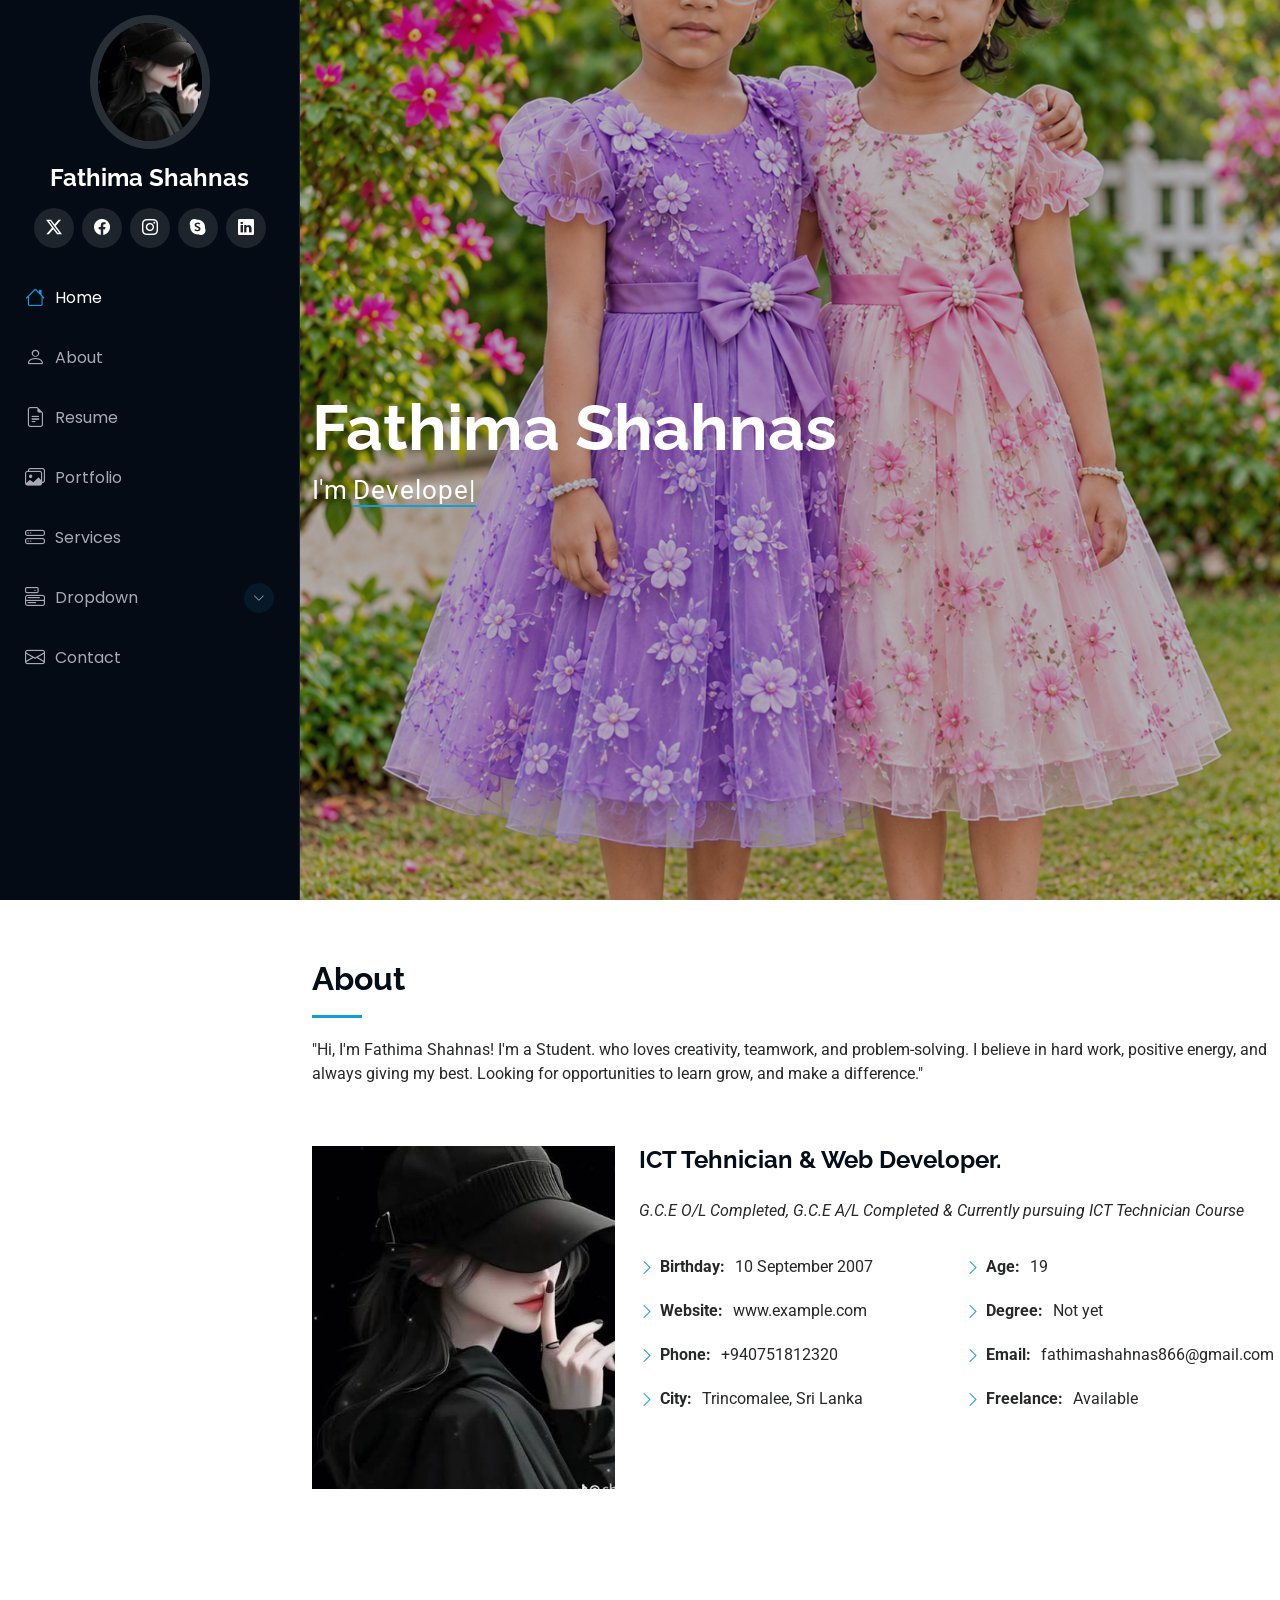
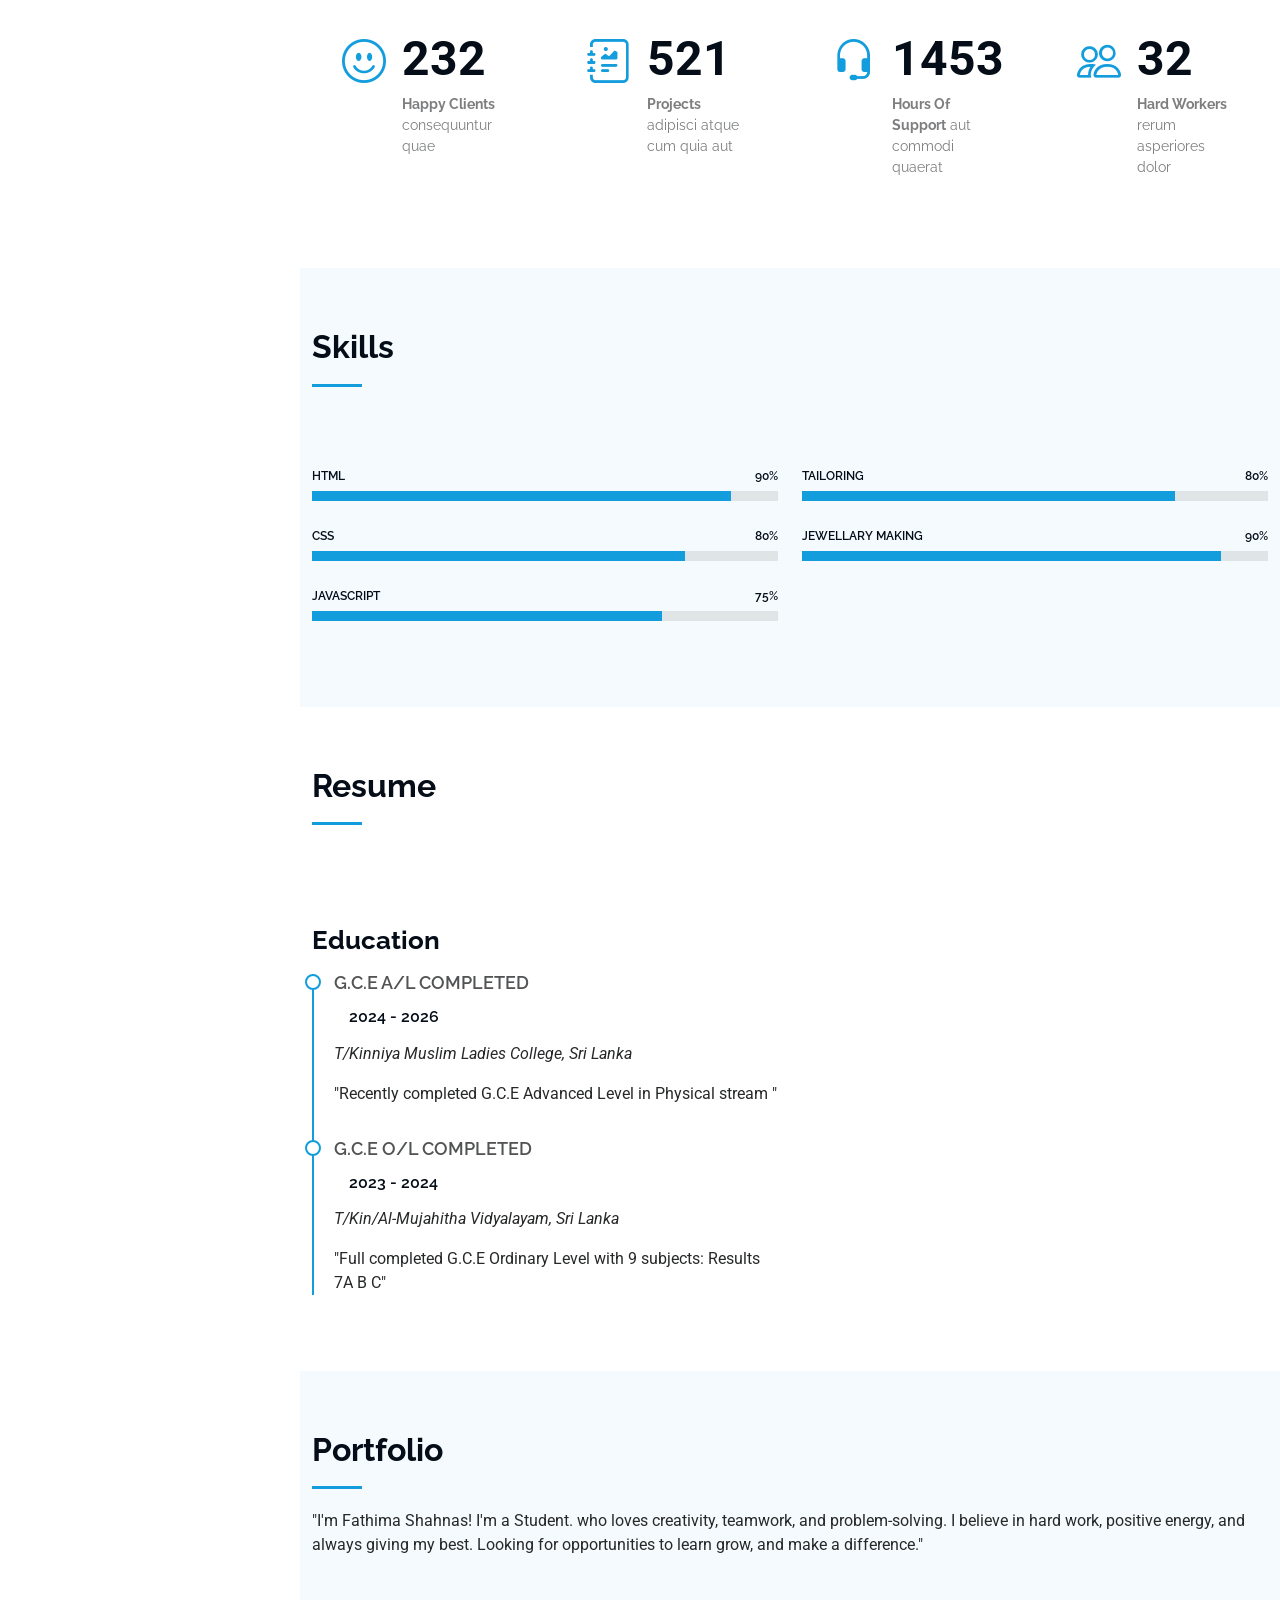
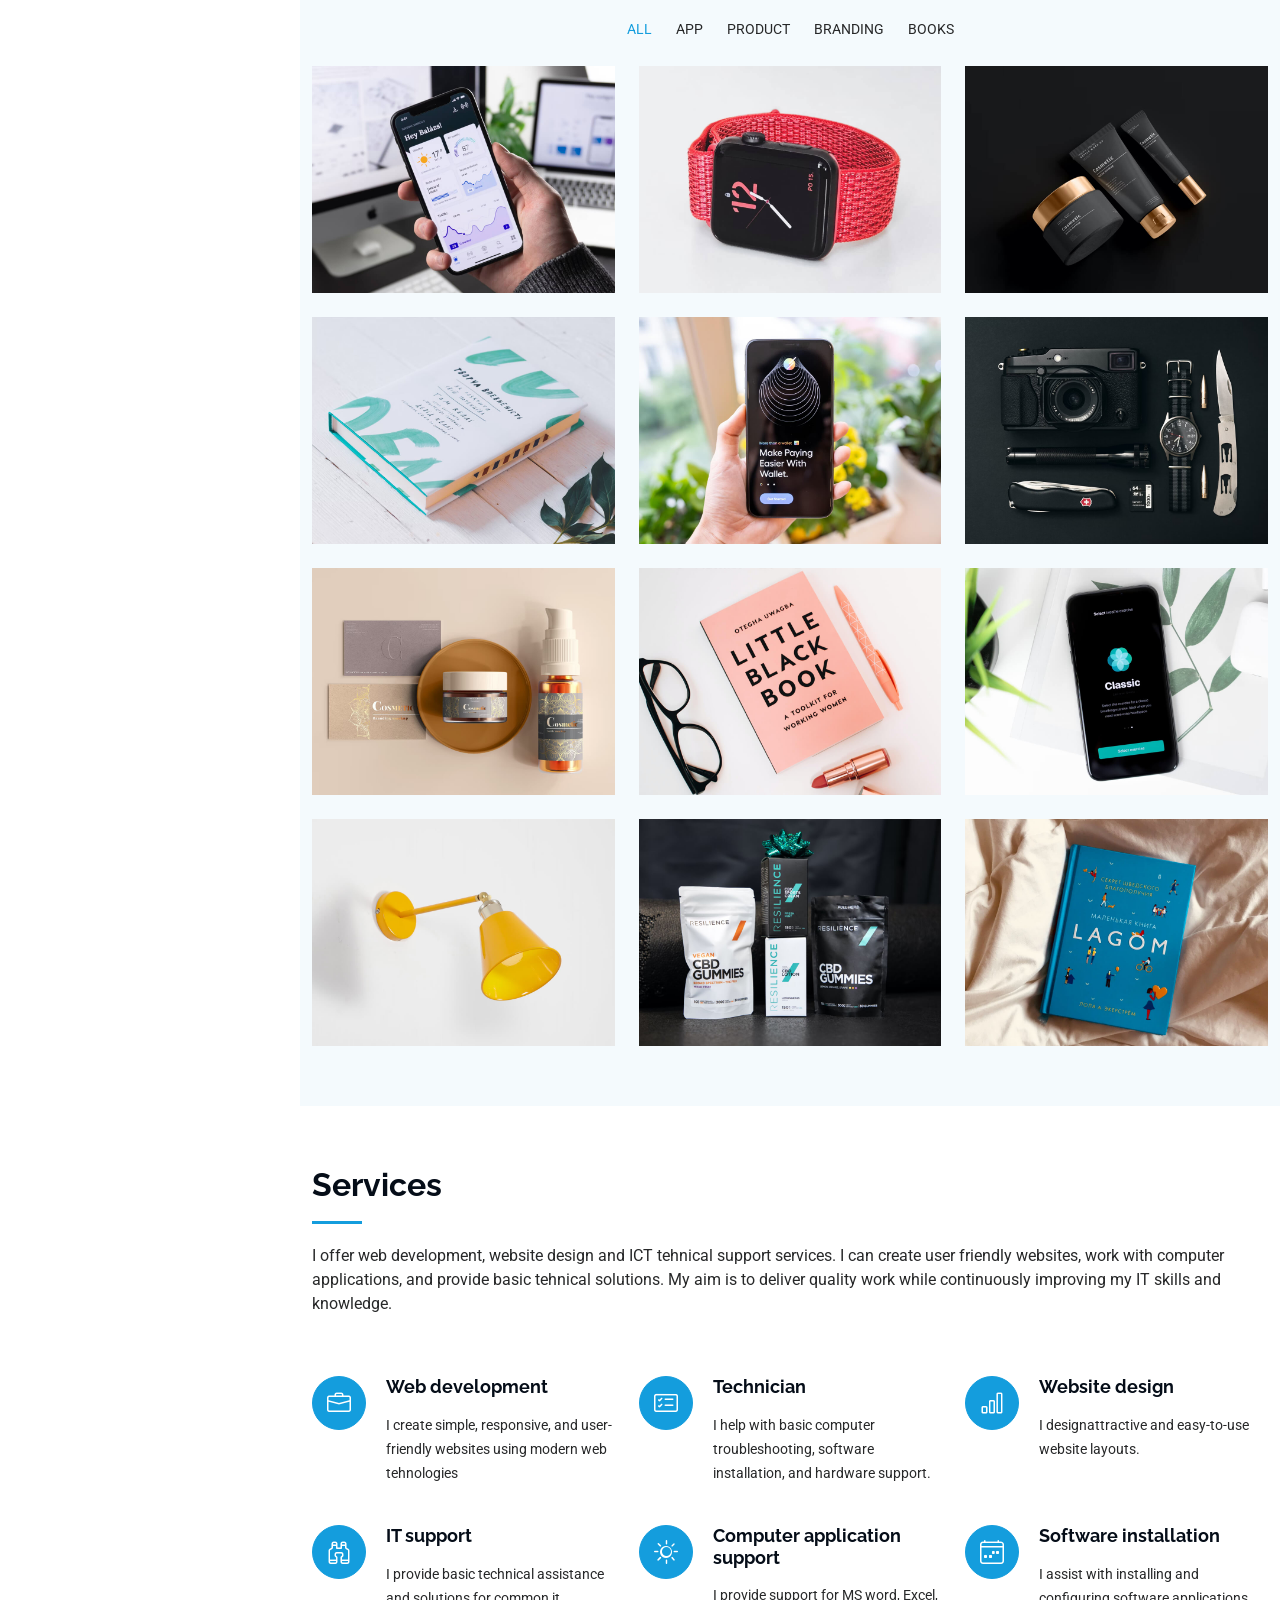
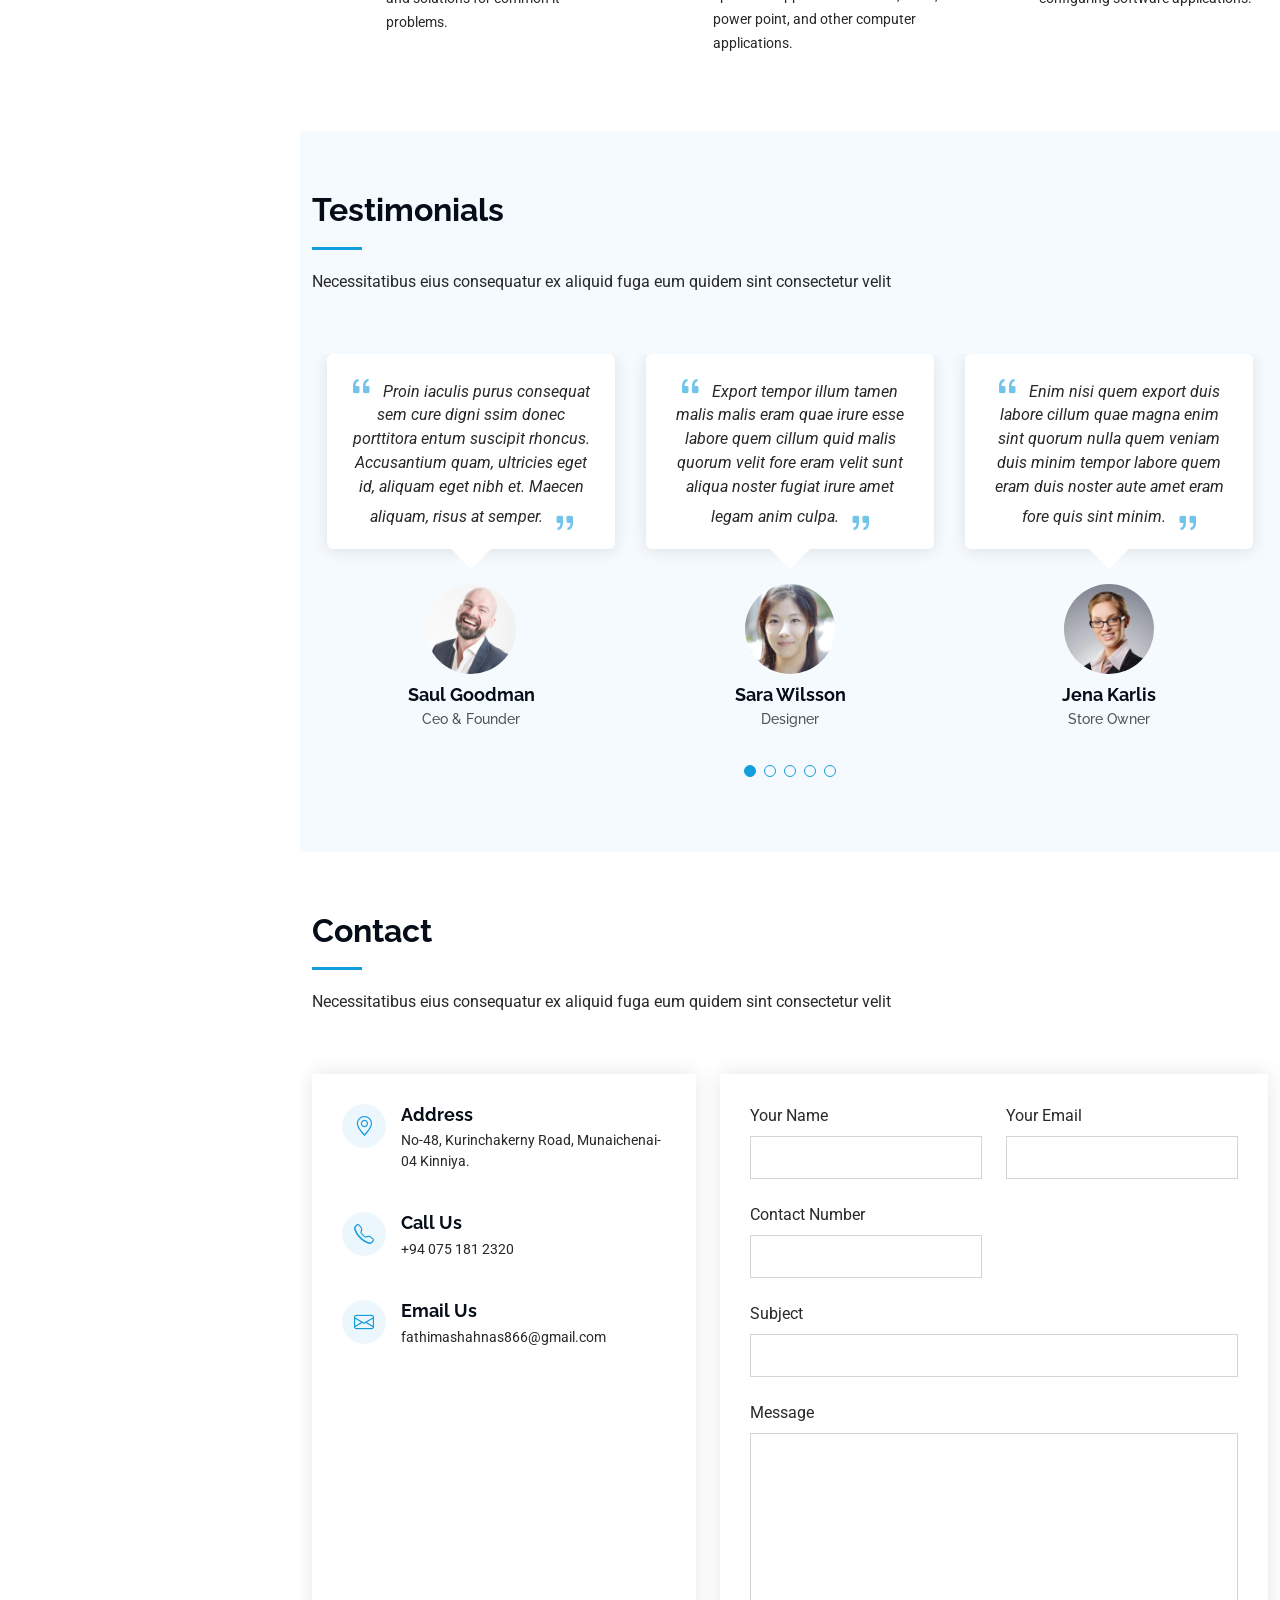
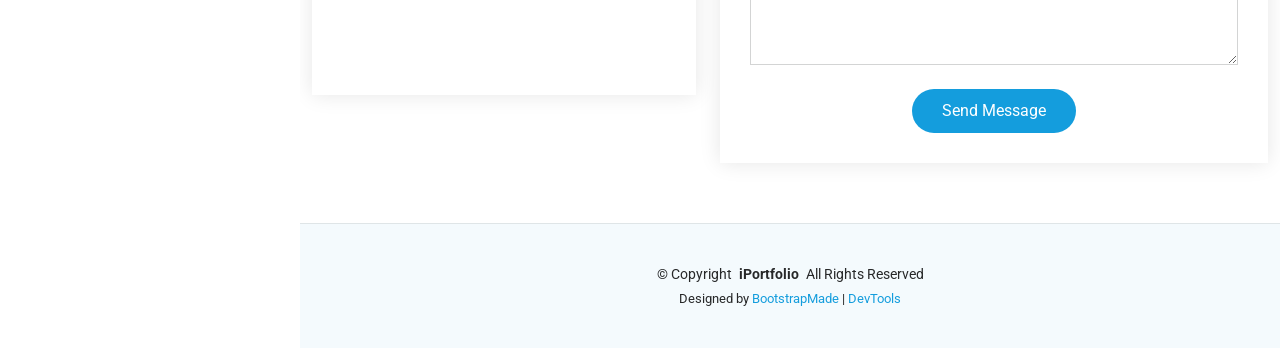
<file: index.html>
<!doctype html>
<html lang="en">
  <head>
    <meta charset="utf-8" />
    <meta content="width=device-width, initial-scale=1.0" name="viewport" />
    <title>Rasik Fareed Fathima Shahnas</title>
    <meta content="" name="description" />
    <meta content="" name="keywords" />

    <!-- Favicons -->
    <link href="assets/img/favicon.png" rel="icon" />
    <link href="assets/img/apple-touch-icon.png" rel="apple-touch-icon" />

    <!-- Fonts -->
    <link href="https://fonts.googleapis.com" rel="preconnect" />
    <link href="https://fonts.gstatic.com" rel="preconnect" crossorigin />
    <link
      href="https://fonts.googleapis.com/css2?family=Roboto:ital,wght@0,100;0,300;0,400;0,500;0,700;0,900;1,100;1,300;1,400;1,500;1,700;1,900&family=Poppins:ital,wght@0,100;0,200;0,300;0,400;0,500;0,600;0,700;0,800;0,900;1,100;1,200;1,300;1,400;1,500;1,600;1,700;1,800;1,900&family=Raleway:ital,wght@0,100;0,200;0,300;0,400;0,500;0,600;0,700;0,800;0,900;1,100;1,200;1,300;1,400;1,500;1,600;1,700;1,800;1,900&display=swap"
      rel="stylesheet"
    />

    <!-- Vendor CSS Files -->
    <link
      href="assets/vendor/bootstrap/css/bootstrap.min.css"
      rel="stylesheet"
    />
    <link
      href="assets/vendor/bootstrap-icons/bootstrap-icons.css"
      rel="stylesheet"
    />
    <link href="assets/vendor/aos/aos.css" rel="stylesheet" />
    <link
      href="assets/vendor/glightbox/css/glightbox.min.css"
      rel="stylesheet"
    />
    <link href="assets/vendor/swiper/swiper-bundle.min.css" rel="stylesheet" />

    <!-- Main CSS File -->
    <link href="assets/css/main.css" rel="stylesheet" />

    <!-- =======================================================
  * Template Name: iPortfolio
  * Template URL: https://bootstrapmade.com/iportfolio-bootstrap-portfolio-websites-template/
  * Updated: Jun 29 2024 with Bootstrap v5.3.3
  * Author: BootstrapMade.com
  * License: https://bootstrapmade.com/license/
  ======================================================== -->
  </head>

  <body class="index-page">
    <header id="header" class="header dark-background d-flex flex-column">
      <i class="header-toggle d-xl-none bi bi-list"></i>

      <div class="profile-img">
        <img
          src="assets/img/attitude.jpg"
          alt=""
          class="img-fluid rounded-circle"
        />
      </div>

      <a
        href="index.html"
        class="logo d-flex align-items-center justify-content-center"
      >
        <!-- Uncomment the line below if you also wish to use an image logo -->
        <!-- <img src="assets/img/logo.png" alt=""> -->
        <h1 class="sitename">Fathima Shahnas</h1>
      </a>

      <div class="social-links text-center">
        <a href="#" class="twitter"><i class="bi bi-twitter-x"></i></a>
        <a href="#" class="facebook"><i class="bi bi-facebook"></i></a>
        <a href="#" class="instagram"><i class="bi bi-instagram"></i></a>
        <a href="#" class="google-plus"><i class="bi bi-skype"></i></a>
        <a href="#" class="linkedin"><i class="bi bi-linkedin"></i></a>
      </div>

      <nav id="navmenu" class="navmenu">
        <ul>
          <li>
            <a href="#hero" class="active"
              ><i class="bi bi-house navicon"></i>Home</a
            >
          </li>
          <li>
            <a href="#about"><i class="bi bi-person navicon"></i> About</a>
          </li>
          <li>
            <a href="#resume"
              ><i class="bi bi-file-earmark-text navicon"></i> Resume</a
            >
          </li>
          <li>
            <a href="#portfolio"
              ><i class="bi bi-images navicon"></i> Portfolio</a
            >
          </li>
          <li>
            <a href="#services"
              ><i class="bi bi-hdd-stack navicon"></i> Services</a
            >
          </li>
          <li class="dropdown">
            <a href="#"
              ><i class="bi bi-menu-button navicon"></i> <span>Dropdown</span>
              <i class="bi bi-chevron-down toggle-dropdown"></i
            ></a>
            <ul>
              <li><a href="#">Dropdown 1</a></li>
              <li class="dropdown">
                <a href="#"
                  ><span>Deep Dropdown</span>
                  <i class="bi bi-chevron-down toggle-dropdown"></i
                ></a>
                <ul>
                  <li><a href="#">Deep Dropdown 1</a></li>
                  <li><a href="#">Deep Dropdown 2</a></li>
                  <li><a href="#">Deep Dropdown 3</a></li>
                  <li><a href="#">Deep Dropdown 4</a></li>
                  <li><a href="#">Deep Dropdown 5</a></li>
                </ul>
              </li>
              <li><a href="#">Dropdown 2</a></li>
              <li><a href="#">Dropdown 3</a></li>
              <li><a href="#">Dropdown 4</a></li>
            </ul>
          </li>
          <li>
            <a href="#contact"
              ><i class="bi bi-envelope navicon"></i> Contact</a
            >
          </li>
        </ul>
      </nav>
    </header>

    <main class="main">
      <!-- Hero Section -->
      <section id="hero" class="hero section dark-background">
        <img src="assets/img/hero-bg.png" alt="" data-aos="fade-in" class="" />

        <div class="container" data-aos="fade-up" data-aos-delay="100">
          <h2>Fathima Shahnas</h2>
          <p>
            I'm
            <span
              class="typed"
              data-typed-items="Developer, Editor, Technician, Business Women,  Software Engineer"
              >Software Engineer</span
            ><span
              class="typed-cursor typed-cursor--blink"
              aria-hidden="true"
            ></span
            ><span
              class="typed-cursor typed-cursor--blink"
              aria-hidden="true"
            ></span>
          </p>
        </div>
      </section>
      <!-- /Hero Section -->

      <!-- About Section -->
      <section id="about" class="about section">
        <!-- Section Title -->
        <div class="container section-title" data-aos="fade-up">
          <h2>About</h2>
          <p>
            "Hi, I'm Fathima Shahnas! I'm a Student. who loves creativity, teamwork,
            and problem-solving. I believe in hard work, positive energy, and always
            giving my best. Looking for opportunities to learn grow, and make a difference."
          </p>
        </div>
        <!-- End Section Title -->

        <div class="container" data-aos="fade-up" data-aos-delay="100">
          <div class="row gy-4 justify-content-center">
            <div class="col-lg-4">
              <img
                src="assets/img/attitude.jpg"
                class="img-fluid"
                alt=""
              />
            </div>
            <div class="col-lg-8 content">
              <h2>ICT Tehnician & Web Developer.</h2>
              <p class="fst-italic py-3">
                G.C.E O/L Completed, G.C.E A/L Completed & Currently pursuing ICT Technician Course
              </p>
              <div class="row">
                <div class="col-lg-6">
                  <ul>
                    <li>
                      <i class="bi bi-chevron-right"></i>
                      <strong>Birthday:</strong> <span>10 September 2007</span>
                    </li>
                    <li>
                      <i class="bi bi-chevron-right"></i>
                      <strong>Website:</strong> <span>www.example.com</span>
                    </li>
                    <li>
                      <i class="bi bi-chevron-right"></i>
                      <strong>Phone:</strong> <span>+940751812320</span>
                    </li>
                    <li>
                      <i class="bi bi-chevron-right"></i> <strong>City:</strong>
                      <span>Trincomalee, Sri Lanka</span>
                    </li>
                  </ul>
                </div>
                <div class="col-lg-6">
                  <ul>
                    <li>
                      <i class="bi bi-chevron-right"></i> <strong>Age:</strong>
                      <span>19</span>
                    </li>
                    <li>
                      <i class="bi bi-chevron-right"></i>
                      <strong>Degree:</strong> <span>Not yet</span>
                    </li>
                    <li>
                      <i class="bi bi-chevron-right"></i>
                      <strong>Email:</strong>
                      <span>fathimashahnas866@gmail.com</span>
                    </li>
                    <li>
                      <i class="bi bi-chevron-right"></i>
                      <strong>Freelance:</strong> <span>Available</span>
                    </li>
                  </ul>
                </div>
              </div>
              
            </div>
          </div>
        </div>
      </section>
      <!-- /About Section -->

      <!-- Stats Section -->
      <section id="stats" class="stats section">
        <div class="container" data-aos="fade-up" data-aos-delay="100">
          <div class="row gy-4">
            <div class="col-lg-3 col-md-6">
              <div class="stats-item">
                <i class="bi bi-emoji-smile"></i>
                <span
                  data-purecounter-start="0"
                  data-purecounter-end="232"
                  data-purecounter-duration="1"
                  class="purecounter"
                ></span>
                <p>
                  <strong>Happy Clients</strong> <span>consequuntur quae</span>
                </p>
              </div>
            </div>
            <!-- End Stats Item -->

            <div class="col-lg-3 col-md-6">
              <div class="stats-item">
                <i class="bi bi-journal-richtext"></i>
                <span
                  data-purecounter-start="0"
                  data-purecounter-end="521"
                  data-purecounter-duration="1"
                  class="purecounter"
                ></span>
                <p>
                  <strong>Projects</strong>
                  <span>adipisci atque cum quia aut</span>
                </p>
              </div>
            </div>
            <!-- End Stats Item -->

            <div class="col-lg-3 col-md-6">
              <div class="stats-item">
                <i class="bi bi-headset"></i>
                <span
                  data-purecounter-start="0"
                  data-purecounter-end="1453"
                  data-purecounter-duration="1"
                  class="purecounter"
                ></span>
                <p>
                  <strong>Hours Of Support</strong>
                  <span>aut commodi quaerat</span>
                </p>
              </div>
            </div>
            <!-- End Stats Item -->

            <div class="col-lg-3 col-md-6">
              <div class="stats-item">
                <i class="bi bi-people"></i>
                <span
                  data-purecounter-start="0"
                  data-purecounter-end="32"
                  data-purecounter-duration="1"
                  class="purecounter"
                ></span>
                <p>
                  <strong>Hard Workers</strong>
                  <span>rerum asperiores dolor</span>
                </p>
              </div>
            </div>
            <!-- End Stats Item -->
          </div>
        </div>
      </section>
      <!-- /Stats Section -->

      <!-- Skills Section -->
      <section id="skills" class="skills section light-background">
        <!-- Section Title -->
        <div class="container section-title" data-aos="fade-up">
          <h2>Skills</h2>
          <p>
            
          </p>
        </div>
        <!-- End Section Title -->

        <div class="container" data-aos="fade-up" data-aos-delay="100">
          <div class="row skills-content skills-animation">
            <div class="col-lg-6">
              <div class="progress">
                <span class="skill"
                  ><span>HTML</span> <i class="val">90%</i></span
                >
                <div class="progress-bar-wrap">
                  <div
                    class="progress-bar"
                    role="progressbar"
                    aria-valuenow="90"
                    aria-valuemin="0"
                    aria-valuemax="100"
                  ></div>
                </div>
              </div>
              <!-- End Skills Item -->

              <div class="progress">
                <span class="skill"
                  ><span>CSS</span> <i class="val">80%</i></span
                >
                <div class="progress-bar-wrap">
                  <div
                    class="progress-bar"
                    role="progressbar"
                    aria-valuenow="80"
                    aria-valuemin="0"
                    aria-valuemax="100"
                  ></div>
                </div>
              </div>
              <!-- End Skills Item -->

              <div class="progress">
                <span class="skill"
                  ><span>JavaScript</span> <i class="val">75%</i></span
                >
                <div class="progress-bar-wrap">
                  <div
                    class="progress-bar"
                    role="progressbar"
                    aria-valuenow="75"
                    aria-valuemin="0"
                    aria-valuemax="100"
                  ></div>
                </div>
              </div>
              <!-- End Skills Item -->
            </div>

            <div class="col-lg-6">
              <div class="progress">
                <span class="skill"
                  ><span>Tailoring</span> <i class="val">80%</i></span
                >
                <div class="progress-bar-wrap">
                  <div
                    class="progress-bar"
                    role="progressbar"
                    aria-valuenow="80"
                    aria-valuemin="0"
                    aria-valuemax="100"
                  ></div>
                </div>
              </div>
              <!-- End Skills Item -->
              <div class="progress">
                <span class="skill"
                  ><span>Jewellary Making</span> <i class="val">90%</i></span
                >
                <div class="progress-bar-wrap">
                  <div
                    class="progress-bar"
                    role="progressbar"
                    aria-valuenow="90"
                    aria-valuemin="0"
                    aria-valuemax="100"
                  ></div>
                </div>
              </div>
              <!-- End Skills Item -->
            </div>
          </div>
        </div>
      </section>
      <!-- /Skills Section -->

      <!-- Resume Section -->
      <section id="resume" class="resume section">
        <!-- Section Title -->
        <div class="container section-title" data-aos="fade-up">
          <h2>Resume</h2>
          <p>
           
          </p>
        </div>
        <!-- End Section Title -->

        <div class="container">
          <div class="row">
            <div class="col-lg-6" data-aos="fade-up" data-aos-delay="100">
            
             
              <!-- Edn Resume Item -->

              <h3 class="resume-title">Education</h3>
              <div class="resume-item">
                <h4>G.C.E A/L completed</h4>
                <h5>2024 - 2026</h5>
                <p><em>T/Kinniya Muslim Ladies College, Sri Lanka</em></p>
                <p>
                  "Recently completed G.C.E Advanced Level in Physical stream "
                </p>
              </div>
              <!-- Edn Resume Item -->

              <div class="resume-item">
                <h4>g.c.e o/l completed</h4>
                <h5>2023 - 2024</h5>
                <p><em>T/Kin/Al-Mujahitha Vidyalayam, Sri Lanka</em></p>
                <p>
                  "Full completed G.C.E Ordinary Level with 9 subjects: Results 7A B C"
                </p>
              </div>
              <!-- Edn Resume Item -->
               </div>
          

              
              <!-- Edn Resume Item -->
            </div>
          </div>
        </div>
      </section>
      <!-- /Resume Section -->

      <!-- Portfolio Section -->
      <section id="portfolio" class="portfolio section light-background">
        <!-- Section Title -->
        <div class="container section-title" data-aos="fade-up">
          <h2>Portfolio</h2>
          <p>
            "I'm Fathima Shahnas! I'm a Student. who loves creativity, teamwork,
            and problem-solving. I believe in hard work, positive energy, and always
            giving my best. Looking for opportunities to learn grow, and make a difference."
          </p>
        </div>
        <!-- End Section Title -->

        <div class="container">
          <div
            class="isotope-layout"
            data-default-filter="*"
            data-layout="masonry"
            data-sort="original-order"
          >
            <ul
              class="portfolio-filters isotope-filters"
              data-aos="fade-up"
              data-aos-delay="100"
            >
              <li data-filter="*" class="filter-active">All</li>
              <li data-filter=".filter-app">App</li>
              <li data-filter=".filter-product">Product</li>
              <li data-filter=".filter-branding">Branding</li>
              <li data-filter=".filter-books">Books</li>
            </ul>
            <!-- End Portfolio Filters -->

            <div
              class="row gy-4 isotope-container"
              data-aos="fade-up"
              data-aos-delay="200"
            >
              <div
                class="col-lg-4 col-md-6 portfolio-item isotope-item filter-app"
              >
                <div class="portfolio-content h-100">
                  <img
                    src="assets/img/portfolio/app-1.jpg"
                    class="img-fluid"
                    alt=""
                  />
                  <div class="portfolio-info">
                    <h4>App 1</h4>
                    <p>Lorem ipsum, dolor sit amet consectetur</p>
                    <a
                      href="assets/img/portfolio/app-1.jpg"
                      title="App 1"
                      data-gallery="portfolio-gallery-app"
                      class="glightbox preview-link"
                      ><i class="bi bi-zoom-in"></i
                    ></a>
                    <a
                      href="portfolio-details.html"
                      title="More Details"
                      class="details-link"
                      ><i class="bi bi-link-45deg"></i
                    ></a>
                  </div>
                </div>
              </div>
              <!-- End Portfolio Item -->

              <div
                class="col-lg-4 col-md-6 portfolio-item isotope-item filter-product"
              >
                <div class="portfolio-content h-100">
                  <img
                    src="assets/img/portfolio/product-1.jpg"
                    class="img-fluid"
                    alt=""
                  />
                  <div class="portfolio-info">
                    <h4>Product 1</h4>
                    <p>Lorem ipsum, dolor sit amet consectetur</p>
                    <a
                      href="assets/img/portfolio/product-1.jpg"
                      title="Product 1"
                      data-gallery="portfolio-gallery-product"
                      class="glightbox preview-link"
                      ><i class="bi bi-zoom-in"></i
                    ></a>
                    <a
                      href="portfolio-details.html"
                      title="More Details"
                      class="details-link"
                      ><i class="bi bi-link-45deg"></i
                    ></a>
                  </div>
                </div>
              </div>
              <!-- End Portfolio Item -->

              <div
                class="col-lg-4 col-md-6 portfolio-item isotope-item filter-branding"
              >
                <div class="portfolio-content h-100">
                  <img
                    src="assets/img/portfolio/branding-1.jpg"
                    class="img-fluid"
                    alt=""
                  />
                  <div class="portfolio-info">
                    <h4>Branding 1</h4>
                    <p>Lorem ipsum, dolor sit amet consectetur</p>
                    <a
                      href="assets/img/portfolio/branding-1.jpg"
                      title="Branding 1"
                      data-gallery="portfolio-gallery-branding"
                      class="glightbox preview-link"
                      ><i class="bi bi-zoom-in"></i
                    ></a>
                    <a
                      href="portfolio-details.html"
                      title="More Details"
                      class="details-link"
                      ><i class="bi bi-link-45deg"></i
                    ></a>
                  </div>
                </div>
              </div>
              <!-- End Portfolio Item -->

              <div
                class="col-lg-4 col-md-6 portfolio-item isotope-item filter-books"
              >
                <div class="portfolio-content h-100">
                  <img
                    src="assets/img/portfolio/books-1.jpg"
                    class="img-fluid"
                    alt=""
                  />
                  <div class="portfolio-info">
                    <h4>Books 1</h4>
                    <p>Lorem ipsum, dolor sit amet consectetur</p>
                    <a
                      href="assets/img/portfolio/books-1.jpg"
                      title="Branding 1"
                      data-gallery="portfolio-gallery-book"
                      class="glightbox preview-link"
                      ><i class="bi bi-zoom-in"></i
                    ></a>
                    <a
                      href="portfolio-details.html"
                      title="More Details"
                      class="details-link"
                      ><i class="bi bi-link-45deg"></i
                    ></a>
                  </div>
                </div>
              </div>
              <!-- End Portfolio Item -->

              <div
                class="col-lg-4 col-md-6 portfolio-item isotope-item filter-app"
              >
                <div class="portfolio-content h-100">
                  <img
                    src="assets/img/portfolio/app-2.jpg"
                    class="img-fluid"
                    alt=""
                  />
                  <div class="portfolio-info">
                    <h4>App 2</h4>
                    <p>Lorem ipsum, dolor sit amet consectetur</p>
                    <a
                      href="assets/img/portfolio/app-2.jpg"
                      title="App 2"
                      data-gallery="portfolio-gallery-app"
                      class="glightbox preview-link"
                      ><i class="bi bi-zoom-in"></i
                    ></a>
                    <a
                      href="portfolio-details.html"
                      title="More Details"
                      class="details-link"
                      ><i class="bi bi-link-45deg"></i
                    ></a>
                  </div>
                </div>
              </div>
              <!-- End Portfolio Item -->

              <div
                class="col-lg-4 col-md-6 portfolio-item isotope-item filter-product"
              >
                <div class="portfolio-content h-100">
                  <img
                    src="assets/img/portfolio/product-2.jpg"
                    class="img-fluid"
                    alt=""
                  />
                  <div class="portfolio-info">
                    <h4>Product 2</h4>
                    <p>Lorem ipsum, dolor sit amet consectetur</p>
                    <a
                      href="assets/img/portfolio/product-2.jpg"
                      title="Product 2"
                      data-gallery="portfolio-gallery-product"
                      class="glightbox preview-link"
                      ><i class="bi bi-zoom-in"></i
                    ></a>
                    <a
                      href="portfolio-details.html"
                      title="More Details"
                      class="details-link"
                      ><i class="bi bi-link-45deg"></i
                    ></a>
                  </div>
                </div>
              </div>
              <!-- End Portfolio Item -->

              <div
                class="col-lg-4 col-md-6 portfolio-item isotope-item filter-branding"
              >
                <div class="portfolio-content h-100">
                  <img
                    src="assets/img/portfolio/branding-2.jpg"
                    class="img-fluid"
                    alt=""
                  />
                  <div class="portfolio-info">
                    <h4>Branding 2</h4>
                    <p>Lorem ipsum, dolor sit amet consectetur</p>
                    <a
                      href="assets/img/portfolio/branding-2.jpg"
                      title="Branding 2"
                      data-gallery="portfolio-gallery-branding"
                      class="glightbox preview-link"
                      ><i class="bi bi-zoom-in"></i
                    ></a>
                    <a
                      href="portfolio-details.html"
                      title="More Details"
                      class="details-link"
                      ><i class="bi bi-link-45deg"></i
                    ></a>
                  </div>
                </div>
              </div>
              <!-- End Portfolio Item -->

              <div
                class="col-lg-4 col-md-6 portfolio-item isotope-item filter-books"
              >
                <div class="portfolio-content h-100">
                  <img
                    src="assets/img/portfolio/books-2.jpg"
                    class="img-fluid"
                    alt=""
                  />
                  <div class="portfolio-info">
                    <h4>Books 2</h4>
                    <p>Lorem ipsum, dolor sit amet consectetur</p>
                    <a
                      href="assets/img/portfolio/books-2.jpg"
                      title="Branding 2"
                      data-gallery="portfolio-gallery-book"
                      class="glightbox preview-link"
                      ><i class="bi bi-zoom-in"></i
                    ></a>
                    <a
                      href="portfolio-details.html"
                      title="More Details"
                      class="details-link"
                      ><i class="bi bi-link-45deg"></i
                    ></a>
                  </div>
                </div>
              </div>
              <!-- End Portfolio Item -->

              <div
                class="col-lg-4 col-md-6 portfolio-item isotope-item filter-app"
              >
                <div class="portfolio-content h-100">
                  <img
                    src="assets/img/portfolio/app-3.jpg"
                    class="img-fluid"
                    alt=""
                  />
                  <div class="portfolio-info">
                    <h4>App 3</h4>
                    <p>Lorem ipsum, dolor sit amet consectetur</p>
                    <a
                      href="assets/img/portfolio/app-3.jpg"
                      title="App 3"
                      data-gallery="portfolio-gallery-app"
                      class="glightbox preview-link"
                      ><i class="bi bi-zoom-in"></i
                    ></a>
                    <a
                      href="portfolio-details.html"
                      title="More Details"
                      class="details-link"
                      ><i class="bi bi-link-45deg"></i
                    ></a>
                  </div>
                </div>
              </div>
              <!-- End Portfolio Item -->

              <div
                class="col-lg-4 col-md-6 portfolio-item isotope-item filter-product"
              >
                <div class="portfolio-content h-100">
                  <img
                    src="assets/img/portfolio/product-3.jpg"
                    class="img-fluid"
                    alt=""
                  />
                  <div class="portfolio-info">
                    <h4>Product 3</h4>
                    <p>Lorem ipsum, dolor sit amet consectetur</p>
                    <a
                      href="assets/img/portfolio/product-3.jpg"
                      title="Product 3"
                      data-gallery="portfolio-gallery-product"
                      class="glightbox preview-link"
                      ><i class="bi bi-zoom-in"></i
                    ></a>
                    <a
                      href="portfolio-details.html"
                      title="More Details"
                      class="details-link"
                      ><i class="bi bi-link-45deg"></i
                    ></a>
                  </div>
                </div>
              </div>
              <!-- End Portfolio Item -->

              <div
                class="col-lg-4 col-md-6 portfolio-item isotope-item filter-branding"
              >
                <div class="portfolio-content h-100">
                  <img
                    src="assets/img/portfolio/branding-3.jpg"
                    class="img-fluid"
                    alt=""
                  />
                  <div class="portfolio-info">
                    <h4>Branding 3</h4>
                    <p>Lorem ipsum, dolor sit amet consectetur</p>
                    <a
                      href="assets/img/portfolio/branding-3.jpg"
                      title="Branding 2"
                      data-gallery="portfolio-gallery-branding"
                      class="glightbox preview-link"
                      ><i class="bi bi-zoom-in"></i
                    ></a>
                    <a
                      href="portfolio-details.html"
                      title="More Details"
                      class="details-link"
                      ><i class="bi bi-link-45deg"></i
                    ></a>
                  </div>
                </div>
              </div>
              <!-- End Portfolio Item -->

              <div
                class="col-lg-4 col-md-6 portfolio-item isotope-item filter-books"
              >
                <div class="portfolio-content h-100">
                  <img
                    src="assets/img/portfolio/books-3.jpg"
                    class="img-fluid"
                    alt=""
                  />
                  <div class="portfolio-info">
                    <h4>Books 3</h4>
                    <p>Lorem ipsum, dolor sit amet consectetur</p>
                    <a
                      href="assets/img/portfolio/books-3.jpg"
                      title="Branding 3"
                      data-gallery="portfolio-gallery-book"
                      class="glightbox preview-link"
                      ><i class="bi bi-zoom-in"></i
                    ></a>
                    <a
                      href="portfolio-details.html"
                      title="More Details"
                      class="details-link"
                      ><i class="bi bi-link-45deg"></i
                    ></a>
                  </div>
                </div>
              </div>
              <!-- End Portfolio Item -->
            </div>
            <!-- End Portfolio Container -->
          </div>
        </div>
      </section>
      <!-- /Portfolio Section -->

      <!-- Services Section -->
      <section id="services" class="services section">
        <!-- Section Title -->
        <div class="container section-title" data-aos="fade-up">
          <h2>Services</h2>
          <p>
           I offer web development, website design and ICT tehnical support services. I can create user friendly websites, work with computer applications, and provide basic tehnical solutions. My aim is to deliver quality work while continuously improving my IT skills and knowledge.
          </p>
        </div>
        <!-- End Section Title -->

        <div class="container">
          <div class="row gy-4">
            <div
              class="col-lg-4 col-md-6 service-item d-flex"
              data-aos="fade-up"
              data-aos-delay="100"
            >
              <div class="icon flex-shrink-0">
                <i class="bi bi-briefcase"></i>
              </div>
              <div>
                <h4 class="title">
                  <a href="service-details.html" class="stretched-link"
                    >Web development</a
                  >
                </h4>
                <p class="description">
                  I create simple, responsive, and user-friendly websites using modern web tehnologies
                </p>
              </div>
            </div>
            <!-- End Service Item -->

            <div
              class="col-lg-4 col-md-6 service-item d-flex"
              data-aos="fade-up"
              data-aos-delay="200"
            >
              <div class="icon flex-shrink-0">
                <i class="bi bi-card-checklist"></i>
              </div>
              <div>
                <h4 class="title">
                  <a href="service-details.html" class="stretched-link"
                    >Technician </a
                  >
                </h4>
                <p class="description">
                  I help with basic computer troubleshooting, software installation, and hardware support.
                </p>
              </div>
            </div>
            <!-- End Service Item -->

            <div
              class="col-lg-4 col-md-6 service-item d-flex"
              data-aos="fade-up"
              data-aos-delay="300"
            >
              <div class="icon flex-shrink-0">
                <i class="bi bi-bar-chart"></i>
              </div>
              <div>
                <h4 class="title">
                  <a href="service-details.html" class="stretched-link"
                    >Website design</a
                  >
                </h4>
                <p class="description">
                  I designattractive and easy-to-use website layouts.
                </p>
              </div>
            </div>
            <!-- End Service Item -->

            <div
              class="col-lg-4 col-md-6 service-item d-flex"
              data-aos="fade-up"
              data-aos-delay="400"
            >
              <div class="icon flex-shrink-0">
                <i class="bi bi-binoculars"></i>
              </div>
              <div>
                <h4 class="title">
                  <a href="service-details.html" class="stretched-link"
                    >IT support</a
                  >
                </h4>
                <p class="description">
                 I provide basic technical assistance and solutions for common it problems.
                </p>
              </div>
            </div>
            <!-- End Service Item -->

            <div
              class="col-lg-4 col-md-6 service-item d-flex"
              data-aos="fade-up"
              data-aos-delay="500"
            >
              <div class="icon flex-shrink-0">
                <i class="bi bi-brightness-high"></i>
              </div>
              <div>
                <h4 class="title">
                  <a href="service-details.html" class="stretched-link"
                    >Computer application support</a
                  >
                </h4>
                <p class="description">
                  I provide support for MS word, Excel, power point, and other computer applications.
                </p>
              </div>
            </div>
            <!-- End Service Item -->

            <div
              class="col-lg-4 col-md-6 service-item d-flex"
              data-aos="fade-up"
              data-aos-delay="600"
            >
              <div class="icon flex-shrink-0">
                <i class="bi bi-calendar4-week"></i>
              </div>
              <div>
                <h4 class="title">
                  <a href="service-details.html" class="stretched-link"
                    >Software installation</a
                  >
                </h4>
                <p class="description">
                  I assist with installing and configuring software applications.
                </p>
              </div>
            </div>
            <!-- End Service Item -->
          </div>
        </div>
      </section>
      <!-- /Services Section -->

      <!-- Testimonials Section -->
      <section id="testimonials" class="testimonials section light-background">
        <!-- Section Title -->
        <div class="container section-title" data-aos="fade-up">
          <h2>Testimonials</h2>
          <p>
            Necessitatibus eius consequatur ex aliquid fuga eum quidem sint
            consectetur velit
          </p>
        </div>
        <!-- End Section Title -->

        <div class="container" data-aos="fade-up" data-aos-delay="100">
          <div class="swiper init-swiper">
            <script type="application/json" class="swiper-config">
              {
                "loop": true,
                "speed": 600,
                "autoplay": {
                  "delay": 5000
                },
                "slidesPerView": "auto",
                "pagination": {
                  "el": ".swiper-pagination",
                  "type": "bullets",
                  "clickable": true
                },
                "breakpoints": {
                  "320": {
                    "slidesPerView": 1,
                    "spaceBetween": 40
                  },
                  "1200": {
                    "slidesPerView": 3,
                    "spaceBetween": 1
                  }
                }
              }
            </script>
            <div class="swiper-wrapper">
              <div class="swiper-slide">
                <div class="testimonial-item">
                  <p>
                    <i class="bi bi-quote quote-icon-left"></i>
                    <span
                      >Proin iaculis purus consequat sem cure digni ssim donec
                      porttitora entum suscipit rhoncus. Accusantium quam,
                      ultricies eget id, aliquam eget nibh et. Maecen aliquam,
                      risus at semper.</span
                    >
                    <i class="bi bi-quote quote-icon-right"></i>
                  </p>
                  <img
                    src="assets/img/testimonials/testimonials-1.jpg"
                    class="testimonial-img"
                    alt=""
                  />
                  <h3>Saul Goodman</h3>
                  <h4>Ceo &amp; Founder</h4>
                </div>
              </div>
              <!-- End testimonial item -->

              <div class="swiper-slide">
                <div class="testimonial-item">
                  <p>
                    <i class="bi bi-quote quote-icon-left"></i>
                    <span
                      >Export tempor illum tamen malis malis eram quae irure
                      esse labore quem cillum quid malis quorum velit fore eram
                      velit sunt aliqua noster fugiat irure amet legam anim
                      culpa.</span
                    >
                    <i class="bi bi-quote quote-icon-right"></i>
                  </p>
                  <img
                    src="assets/img/testimonials/testimonials-2.jpg"
                    class="testimonial-img"
                    alt=""
                  />
                  <h3>Sara Wilsson</h3>
                  <h4>Designer</h4>
                </div>
              </div>
              <!-- End testimonial item -->

              <div class="swiper-slide">
                <div class="testimonial-item">
                  <p>
                    <i class="bi bi-quote quote-icon-left"></i>
                    <span
                      >Enim nisi quem export duis labore cillum quae magna enim
                      sint quorum nulla quem veniam duis minim tempor labore
                      quem eram duis noster aute amet eram fore quis sint
                      minim.</span
                    >
                    <i class="bi bi-quote quote-icon-right"></i>
                  </p>
                  <img
                    src="assets/img/testimonials/testimonials-3.jpg"
                    class="testimonial-img"
                    alt=""
                  />
                  <h3>Jena Karlis</h3>
                  <h4>Store Owner</h4>
                </div>
              </div>
              <!-- End testimonial item -->

              <div class="swiper-slide">
                <div class="testimonial-item">
                  <p>
                    <i class="bi bi-quote quote-icon-left"></i>
                    <span
                      >Fugiat enim eram quae cillum dolore dolor amet nulla
                      culpa multos export minim fugiat dolor enim duis veniam
                      ipsum anim magna sunt elit fore quem dolore labore illum
                      veniam.</span
                    >
                    <i class="bi bi-quote quote-icon-right"></i>
                  </p>
                  <img
                    src="assets/img/testimonials/testimonials-4.jpg"
                    class="testimonial-img"
                    alt=""
                  />
                  <h3>Matt Brandon</h3>
                  <h4>Freelancer</h4>
                </div>
              </div>
              <!-- End testimonial item -->

              <div class="swiper-slide">
                <div class="testimonial-item">
                  <p>
                    <i class="bi bi-quote quote-icon-left"></i>
                    <span
                      >Quis quorum aliqua sint quem legam fore sunt eram irure
                      aliqua veniam tempor noster veniam sunt culpa nulla illum
                      cillum fugiat legam esse veniam culpa fore nisi cillum
                      quid.</span
                    >
                    <i class="bi bi-quote quote-icon-right"></i>
                  </p>
                  <img
                    src="assets/img/testimonials/testimonials-5.jpg"
                    class="testimonial-img"
                    alt=""
                  />
                  <h3>John Larson</h3>
                  <h4>Entrepreneur</h4>
                </div>
              </div>
              <!-- End testimonial item -->
            </div>
            <div class="swiper-pagination"></div>
          </div>
        </div>
      </section>
      <!-- /Testimonials Section -->

      <!-- Contact Section -->
      <section id="contact" class="contact section">
        <!-- Section Title -->
        <div class="container section-title" data-aos="fade-up">
          <h2>Contact</h2>
          <p>
            Necessitatibus eius consequatur ex aliquid fuga eum quidem sint
            consectetur velit
          </p>
        </div>
        <!-- End Section Title -->

        <div class="container" data-aos="fade-up" data-aos-delay="100">
          <div class="row gy-4">
            <div class="col-lg-5">
              <div class="info-wrap">
                <div
                  class="info-item d-flex"
                  data-aos="fade-up"
                  data-aos-delay="200"
                >
                  <i class="bi bi-geo-alt flex-shrink-0"></i>
                  <div>
                    <h3>Address</h3>
                    <p>No-48, Kurinchakerny Road, 
                      Munaichenai-04 Kinniya.
                    </p>
                  </div>
                </div>
                <!-- End Info Item -->

                <div
                  class="info-item d-flex"
                  data-aos="fade-up"
                  data-aos-delay="300"
                >
                  <i class="bi bi-telephone flex-shrink-0"></i>
                  <div>
                    <h3>Call Us</h3>
                    <p>+94 075 181 2320</p>
                  </div>
                </div>
                <!-- End Info Item -->

                <div
                  class="info-item d-flex"
                  data-aos="fade-up"
                  data-aos-delay="400"
                >
                  <i class="bi bi-envelope flex-shrink-0"></i>
                  <div>
                    <h3>Email Us</h3>
                    <p>fathimashahnas866@gmail.com</p>
                  </div>
                </div>
                <!-- End Info Item -->

                <iframe
                  src="https://maps.google.com/maps?q=8.489775891197281,81.17278018258149&z=15&output=embed"
                  frameborder="0"
                  style="border: 0; width: 100%; height: 270px"
                  allowfullscreen=""
                  loading="lazy"
                  referrerpolicy="no-referrer-when-downgrade"
                ></iframe>
              </div>
            </div>

            <div class="col-lg-7">
              <form
                action="https://api.web3forms.com/submit"
                method="post"
                class="web3forms-form"
                id="contact-form"
                data-aos="fade-up"
                data-aos-delay="200"
              >
                <input type="hidden" name="access_key" value="cd23d0db-68f3-46ad-a83c-6bd945a469a5" />
                <input type="hidden" name="subject" value="New contact form submission" />
                <input type="hidden" name="from_name" value="Shahnas Portfolio" />
                <input type="checkbox" name="botcheck" tabindex="-1" autocomplete="off" style="display: none" />
                <div class="row gy-4">
                  <div class="col-md-6">
                    <label for="name-field" class="pb-2">Your Name</label>
                    <input
                      type="text"
                      name="name"
                      id="name-field"
                      class="form-control"
                      required=""
                    />
                  </div>

                  <div class="col-md-6">
                    <label for="email-field" class="pb-2">Your Email</label>
                    <input
                      type="email"
                      class="form-control"
                      name="email"
                      id="email-field"
                      required=""
                    />
                  </div>

                   <div class="col-md-6">
                    <label for=" Number-field" class="pb-2">Contact Number</label>
                    <input
                      type="text"
                      class="form-control"
                      name="Contact Number"
                      id="Number-field"
                      required=""
                    />
                  </div>

                  <div class="col-md-12">
                    <label for="subject-field" class="pb-2">Subject</label>
                    <input
                      type="text"
                      class="form-control"
                      name="subject"
                      id="subject-field"
                      required=""
                    />
                  </div>

                  <div class="col-md-12">
                    <label for="message-field" class="pb-2">Message</label>
                    <textarea
                      class="form-control"
                      name="message"
                      rows="10"
                      id="message-field"
                      required=""
                    ></textarea>
                  </div>

                  <div class="col-md-12 text-center">
                    <div class="loading">Loading</div>
                    <div class="error-message"></div>
                    <div class="sent-message">
                      Your message has been sent. Thank you!
                    </div>

                    <button type="submit">Send Message</button>
                  </div>
                </div>
              </form>
            </div>
            <!-- End Contact Form -->
          </div>
        </div>
      </section>
      <!-- /Contact Section -->
    </main>

    <footer id="footer" class="footer position-relative light-background">
      <div class="container">
        <div class="copyright text-center">
          <p>
            © <span>Copyright</span>
            <strong class="px-1 sitename">iPortfolio</strong>
            <span>All Rights Reserved</span>
          </p>
        </div>
        <div class="credits">
          <!-- All the links in the footer should remain intact. -->
          <!-- You can delete the links only if you've purchased the pro version. -->
          <!-- Licensing information: https://bootstrapmade.com/license/ -->
          <!-- Purchase the pro version with working PHP/AJAX contact form: [buy-url] -->
          Designed by <a href="https://bootstrapmade.com/">BootstrapMade</a> |
          <a href="https://bootstrapmade.com/tools/">DevTools</a>
        </div>
      </div>
    </footer>

    <!-- Scroll Top -->
    <a
      href="#"
      id="scroll-top"
      class="scroll-top d-flex align-items-center justify-content-center"
      ><i class="bi bi-arrow-up-short"></i
    ></a>

    <!-- Preloader -->
    <div id="preloader"></div>

    <!-- Vendor JS Files -->
    <script src="assets/vendor/bootstrap/js/bootstrap.bundle.min.js"></script>
    <script src="assets/vendor/php-email-form/validate.js"></script>
    <script>
      const contactForm = document.querySelector("#contact-form");

      contactForm.addEventListener("submit", async (event) => {
        event.preventDefault();

        const loading = contactForm.querySelector(".loading");
        const error = contactForm.querySelector(".error-message");
        const sent = contactForm.querySelector(".sent-message");
        loading.classList.add("d-block");
        error.classList.remove("d-block");
        sent.classList.remove("d-block");

        try {
          const response = await fetch(contactForm.action, {
            method: "POST",
            body: new FormData(contactForm),
            headers: { Accept: "application/json" },
          });
          const result = await response.json();
          if (!response.ok || !result.success) {
            throw new Error(result.message || "Your message could not be sent. Please try again.");
          }

          sent.classList.add("d-block");
          contactForm.reset();
        } catch (submissionError) {
          error.textContent = submissionError.message || "A network error occurred. Please try again.";
          error.classList.add("d-block");
        } finally {
          loading.classList.remove("d-block");
        }
      });
    </script>
    <script src="assets/vendor/aos/aos.js"></script>
    <script src="assets/vendor/typed.js/typed.umd.js"></script>
    <script src="assets/vendor/purecounter/purecounter_vanilla.js"></script>
    <script src="assets/vendor/waypoints/noframework.waypoints.js"></script>
    <script src="assets/vendor/glightbox/js/glightbox.min.js"></script>
    <script src="assets/vendor/imagesloaded/imagesloaded.pkgd.min.js"></script>
    <script src="assets/vendor/isotope-layout/isotope.pkgd.min.js"></script>
    <script src="assets/vendor/swiper/swiper-bundle.min.js"></script>

    <!-- Main JS File -->
    <script src="assets/js/main.js"></script>
  </body>
</html>
</file>
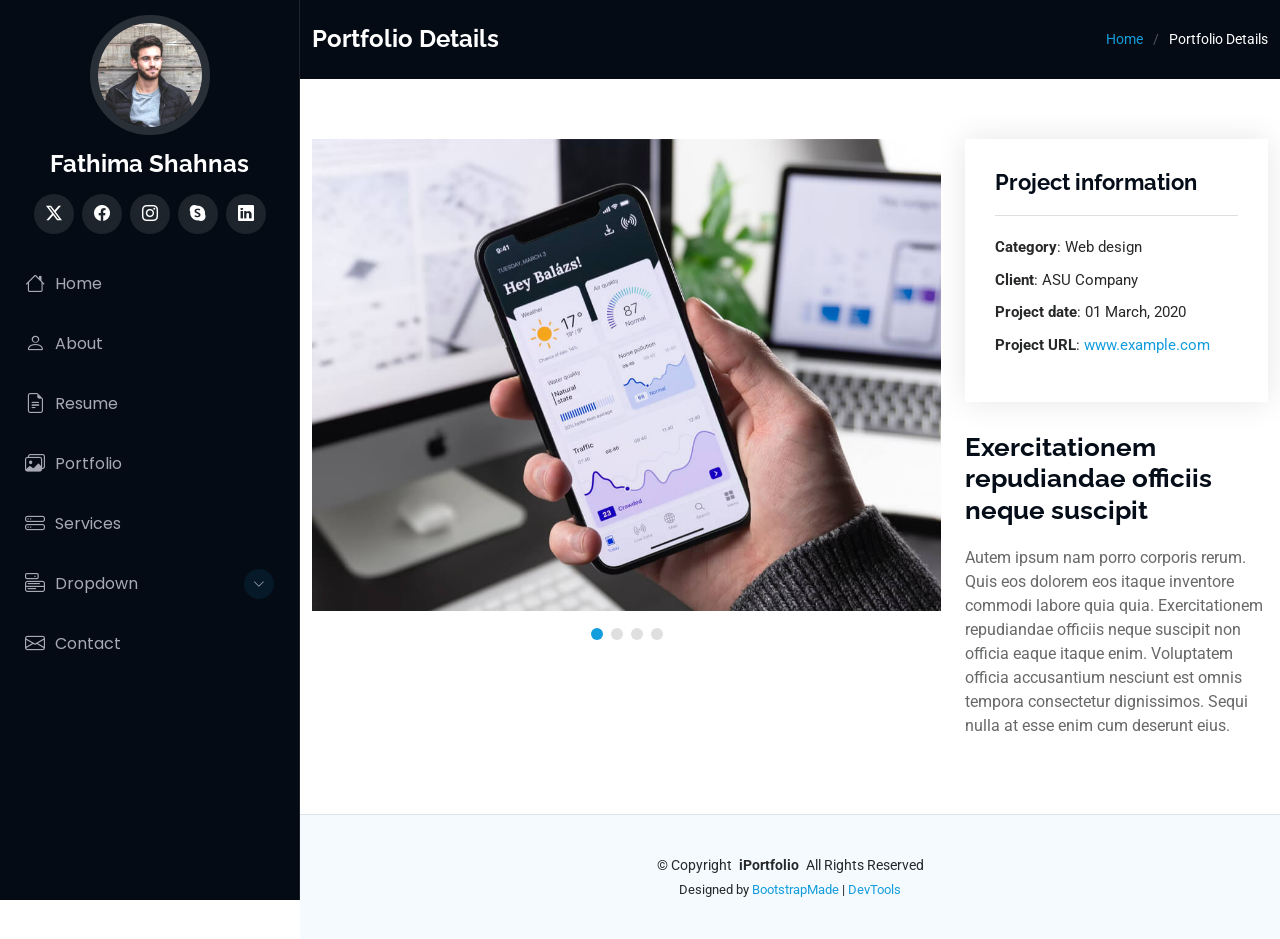
<file: portfolio-details.html>
<!DOCTYPE html>
<html lang="en">

<head>
  <meta charset="utf-8">
  <meta content="width=device-width, initial-scale=1.0" name="viewport">
  <title>Portfolio Details - iPortfolio Bootstrap Template</title>
  <meta content="" name="description">
  <meta content="" name="keywords">

  <!-- Favicons -->
  <link href="assets/img/favicon.png" rel="icon">
  <link href="assets/img/apple-touch-icon.png" rel="apple-touch-icon">

  <!-- Fonts -->
  <link href="https://fonts.googleapis.com" rel="preconnect">
  <link href="https://fonts.gstatic.com" rel="preconnect" crossorigin>
  <link href="https://fonts.googleapis.com/css2?family=Roboto:ital,wght@0,100;0,300;0,400;0,500;0,700;0,900;1,100;1,300;1,400;1,500;1,700;1,900&family=Poppins:ital,wght@0,100;0,200;0,300;0,400;0,500;0,600;0,700;0,800;0,900;1,100;1,200;1,300;1,400;1,500;1,600;1,700;1,800;1,900&family=Raleway:ital,wght@0,100;0,200;0,300;0,400;0,500;0,600;0,700;0,800;0,900;1,100;1,200;1,300;1,400;1,500;1,600;1,700;1,800;1,900&display=swap" rel="stylesheet">

  <!-- Vendor CSS Files -->
  <link href="assets/vendor/bootstrap/css/bootstrap.min.css" rel="stylesheet">
  <link href="assets/vendor/bootstrap-icons/bootstrap-icons.css" rel="stylesheet">
  <link href="assets/vendor/aos/aos.css" rel="stylesheet">
  <link href="assets/vendor/glightbox/css/glightbox.min.css" rel="stylesheet">
  <link href="assets/vendor/swiper/swiper-bundle.min.css" rel="stylesheet">

  <!-- Main CSS File -->
  <link href="assets/css/main.css" rel="stylesheet">

  <!-- =======================================================
  * Template Name: iPortfolio
  * Template URL: https://bootstrapmade.com/iportfolio-bootstrap-portfolio-websites-template/
  * Updated: Jun 29 2024 with Bootstrap v5.3.3
  * Author: BootstrapMade.com
  * License: https://bootstrapmade.com/license/
  ======================================================== -->
</head>

<body class="portfolio-details-page">

  <header id="header" class="header dark-background d-flex flex-column">
    <i class="header-toggle d-xl-none bi bi-list"></i>

    <div class="profile-img">
      <img src="assets/img/my-profile-img.jpg" alt="" class="img-fluid rounded-circle">
    </div>

    <a href="index.html" class="logo d-flex align-items-center justify-content-center">
      <!-- Uncomment the line below if you also wish to use an image logo -->
      <!-- <img src="assets/img/logo.png" alt=""> -->
      <h1 class="sitename">Fathima Shahnas</h1>
    </a>

    <div class="social-links text-center">
      <a href="#" class="twitter"><i class="bi bi-twitter-x"></i></a>
      <a href="#" class="facebook"><i class="bi bi-facebook"></i></a>
      <a href="#" class="instagram"><i class="bi bi-instagram"></i></a>
      <a href="#" class="google-plus"><i class="bi bi-skype"></i></a>
      <a href="#" class="linkedin"><i class="bi bi-linkedin"></i></a>
    </div>

    <nav id="navmenu" class="navmenu">
      <ul>
        <li><a href="#hero"><i class="bi bi-house navicon"></i>Home</a></li>
        <li><a href="#about"><i class="bi bi-person navicon"></i> About</a></li>
        <li><a href="#resume"><i class="bi bi-file-earmark-text navicon"></i> Resume</a></li>
        <li><a href="#portfolio"><i class="bi bi-images navicon"></i> Portfolio</a></li>
        <li><a href="#services"><i class="bi bi-hdd-stack navicon"></i> Services</a></li>
        <li class="dropdown"><a href="#"><i class="bi bi-menu-button navicon"></i> <span>Dropdown</span> <i class="bi bi-chevron-down toggle-dropdown"></i></a>
          <ul>
            <li><a href="#">Dropdown 1</a></li>
            <li class="dropdown"><a href="#"><span>Deep Dropdown</span> <i class="bi bi-chevron-down toggle-dropdown"></i></a>
              <ul>
                <li><a href="#">Deep Dropdown 1</a></li>
                <li><a href="#">Deep Dropdown 2</a></li>
                <li><a href="#">Deep Dropdown 3</a></li>
                <li><a href="#">Deep Dropdown 4</a></li>
                <li><a href="#">Deep Dropdown 5</a></li>
              </ul>
            </li>
            <li><a href="#">Dropdown 2</a></li>
            <li><a href="#">Dropdown 3</a></li>
            <li><a href="#">Dropdown 4</a></li>
          </ul>
        </li>
        <li><a href="#contact"><i class="bi bi-envelope navicon"></i> Contact</a></li>
      </ul>
    </nav>

  </header>

  <main class="main">

    <!-- Page Title -->
    <div class="page-title dark-background">
      <div class="container d-lg-flex justify-content-between align-items-center">
        <h1 class="mb-2 mb-lg-0">Portfolio Details</h1>
        <nav class="breadcrumbs">
          <ol>
            <li><a href="index.html">Home</a></li>
            <li class="current">Portfolio Details</li>
          </ol>
        </nav>
      </div>
    </div><!-- End Page Title -->

    <!-- Portfolio Details Section -->
    <section id="portfolio-details" class="portfolio-details section">

      <div class="container" data-aos="fade-up" data-aos-delay="100">

        <div class="row gy-4">

          <div class="col-lg-8">
            <div class="portfolio-details-slider swiper init-swiper">

              <script type="application/json" class="swiper-config">
                {
                  "loop": true,
                  "speed": 600,
                  "autoplay": {
                    "delay": 5000
                  },
                  "slidesPerView": "auto",
                  "pagination": {
                    "el": ".swiper-pagination",
                    "type": "bullets",
                    "clickable": true
                  }
                }
              </script>

              <div class="swiper-wrapper align-items-center">

                <div class="swiper-slide">
                  <img src="assets/img/portfolio/app-1.jpg" alt="">
                </div>

                <div class="swiper-slide">
                  <img src="assets/img/portfolio/product-1.jpg" alt="">
                </div>

                <div class="swiper-slide">
                  <img src="assets/img/portfolio/branding-1.jpg" alt="">
                </div>

                <div class="swiper-slide">
                  <img src="assets/img/portfolio/books-1.jpg" alt="">
                </div>

              </div>
              <div class="swiper-pagination"></div>
            </div>
          </div>

          <div class="col-lg-4">
            <div class="portfolio-info" data-aos="fade-up" data-aos-delay="200">
              <h3>Project information</h3>
              <ul>
                <li><strong>Category</strong>: Web design</li>
                <li><strong>Client</strong>: ASU Company</li>
                <li><strong>Project date</strong>: 01 March, 2020</li>
                <li><strong>Project URL</strong>: <a href="#">www.example.com</a></li>
              </ul>
            </div>
            <div class="portfolio-description" data-aos="fade-up" data-aos-delay="300">
              <h2>Exercitationem repudiandae officiis neque suscipit</h2>
              <p>
                Autem ipsum nam porro corporis rerum. Quis eos dolorem eos itaque inventore commodi labore quia quia. Exercitationem repudiandae officiis neque suscipit non officia eaque itaque enim. Voluptatem officia accusantium nesciunt est omnis tempora consectetur dignissimos. Sequi nulla at esse enim cum deserunt eius.
              </p>
            </div>
          </div>

        </div>

      </div>

    </section><!-- /Portfolio Details Section -->

  </main>

  <footer id="footer" class="footer position-relative light-background">

    <div class="container">
      <div class="copyright text-center ">
        <p>© <span>Copyright</span> <strong class="px-1 sitename">iPortfolio</strong> <span>All Rights Reserved</span></p>
      </div>
      <div class="credits">
        <!-- All the links in the footer should remain intact. -->
        <!-- You can delete the links only if you've purchased the pro version. -->
        <!-- Licensing information: https://bootstrapmade.com/license/ -->
        <!-- Purchase the pro version with working PHP/AJAX contact form: [buy-url] -->
        Designed by <a href="https://bootstrapmade.com/">BootstrapMade</a> | <a href="https://bootstrapmade.com/tools/">DevTools</a>
      </div>
    </div>

  </footer>

  <!-- Scroll Top -->
  <a href="#" id="scroll-top" class="scroll-top d-flex align-items-center justify-content-center"><i class="bi bi-arrow-up-short"></i></a>

  <!-- Preloader -->
  <div id="preloader"></div>

  <!-- Vendor JS Files -->
  <script src="assets/vendor/bootstrap/js/bootstrap.bundle.min.js"></script>
  <script src="assets/vendor/php-email-form/validate.js"></script>
  <script src="assets/vendor/aos/aos.js"></script>
  <script src="assets/vendor/typed.js/typed.umd.js"></script>
  <script src="assets/vendor/purecounter/purecounter_vanilla.js"></script>
  <script src="assets/vendor/waypoints/noframework.waypoints.js"></script>
  <script src="assets/vendor/glightbox/js/glightbox.min.js"></script>
  <script src="assets/vendor/imagesloaded/imagesloaded.pkgd.min.js"></script>
  <script src="assets/vendor/isotope-layout/isotope.pkgd.min.js"></script>
  <script src="assets/vendor/swiper/swiper-bundle.min.js"></script>

  <!-- Main JS File -->
  <script src="assets/js/main.js"></script>

</body>

</html>
</file>
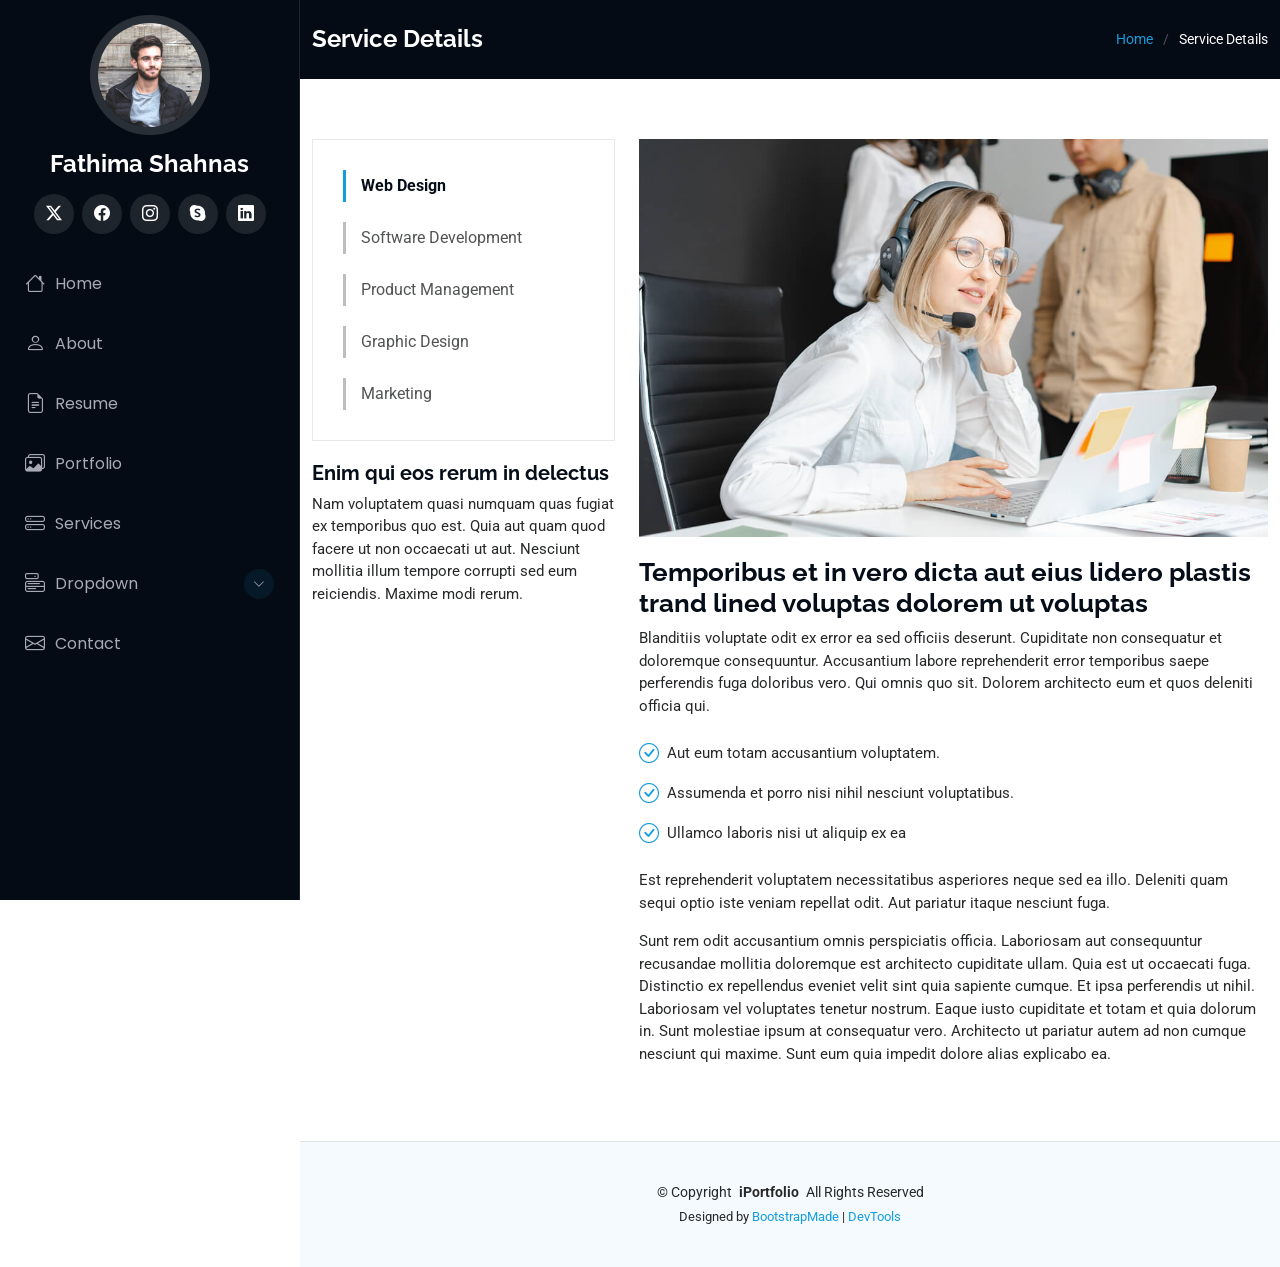
<file: service-details.html>
<!DOCTYPE html>
<html lang="en">

<head>
  <meta charset="utf-8">
  <meta content="width=device-width, initial-scale=1.0" name="viewport">
  <title>Service Details - iPortfolio Bootstrap Template</title>
  <meta content="" name="description">
  <meta content="" name="keywords">

  <!-- Favicons -->
  <link href="assets/img/favicon.png" rel="icon">
  <link href="assets/img/apple-touch-icon.png" rel="apple-touch-icon">

  <!-- Fonts -->
  <link href="https://fonts.googleapis.com" rel="preconnect">
  <link href="https://fonts.gstatic.com" rel="preconnect" crossorigin>
  <link href="https://fonts.googleapis.com/css2?family=Roboto:ital,wght@0,100;0,300;0,400;0,500;0,700;0,900;1,100;1,300;1,400;1,500;1,700;1,900&family=Poppins:ital,wght@0,100;0,200;0,300;0,400;0,500;0,600;0,700;0,800;0,900;1,100;1,200;1,300;1,400;1,500;1,600;1,700;1,800;1,900&family=Raleway:ital,wght@0,100;0,200;0,300;0,400;0,500;0,600;0,700;0,800;0,900;1,100;1,200;1,300;1,400;1,500;1,600;1,700;1,800;1,900&display=swap" rel="stylesheet">

  <!-- Vendor CSS Files -->
  <link href="assets/vendor/bootstrap/css/bootstrap.min.css" rel="stylesheet">
  <link href="assets/vendor/bootstrap-icons/bootstrap-icons.css" rel="stylesheet">
  <link href="assets/vendor/aos/aos.css" rel="stylesheet">
  <link href="assets/vendor/glightbox/css/glightbox.min.css" rel="stylesheet">
  <link href="assets/vendor/swiper/swiper-bundle.min.css" rel="stylesheet">

  <!-- Main CSS File -->
  <link href="assets/css/main.css" rel="stylesheet">

  <!-- =======================================================
  * Template Name: iPortfolio
  * Template URL: https://bootstrapmade.com/iportfolio-bootstrap-portfolio-websites-template/
  * Updated: Jun 29 2024 with Bootstrap v5.3.3
  * Author: BootstrapMade.com
  * License: https://bootstrapmade.com/license/
  ======================================================== -->
</head>

<body class="service-details-page">

  <header id="header" class="header dark-background d-flex flex-column">
    <i class="header-toggle d-xl-none bi bi-list"></i>

    <div class="profile-img">
      <img src="assets/img/my-profile-img.jpg" alt="" class="img-fluid rounded-circle">
    </div>

    <a href="index.html" class="logo d-flex align-items-center justify-content-center">
      <!-- Uncomment the line below if you also wish to use an image logo -->
      <!-- <img src="assets/img/logo.png" alt=""> -->
      <h1 class="sitename">Fathima Shahnas</h1>
    </a>

    <div class="social-links text-center">
      <a href="#" class="twitter"><i class="bi bi-twitter-x"></i></a>
      <a href="#" class="facebook"><i class="bi bi-facebook"></i></a>
      <a href="#" class="instagram"><i class="bi bi-instagram"></i></a>
      <a href="#" class="google-plus"><i class="bi bi-skype"></i></a>
      <a href="#" class="linkedin"><i class="bi bi-linkedin"></i></a>
    </div>

    <nav id="navmenu" class="navmenu">
      <ul>
        <li><a href="#hero"><i class="bi bi-house navicon"></i>Home</a></li>
        <li><a href="#about"><i class="bi bi-person navicon"></i> About</a></li>
        <li><a href="#resume"><i class="bi bi-file-earmark-text navicon"></i> Resume</a></li>
        <li><a href="#portfolio"><i class="bi bi-images navicon"></i> Portfolio</a></li>
        <li><a href="#services"><i class="bi bi-hdd-stack navicon"></i> Services</a></li>
        <li class="dropdown"><a href="#"><i class="bi bi-menu-button navicon"></i> <span>Dropdown</span> <i class="bi bi-chevron-down toggle-dropdown"></i></a>
          <ul>
            <li><a href="#">Dropdown 1</a></li>
            <li class="dropdown"><a href="#"><span>Deep Dropdown</span> <i class="bi bi-chevron-down toggle-dropdown"></i></a>
              <ul>
                <li><a href="#">Deep Dropdown 1</a></li>
                <li><a href="#">Deep Dropdown 2</a></li>
                <li><a href="#">Deep Dropdown 3</a></li>
                <li><a href="#">Deep Dropdown 4</a></li>
                <li><a href="#">Deep Dropdown 5</a></li>
              </ul>
            </li>
            <li><a href="#">Dropdown 2</a></li>
            <li><a href="#">Dropdown 3</a></li>
            <li><a href="#">Dropdown 4</a></li>
          </ul>
        </li>
        <li><a href="#contact"><i class="bi bi-envelope navicon"></i> Contact</a></li>
      </ul>
    </nav>

  </header>

  <main class="main">

    <!-- Page Title -->
    <div class="page-title dark-background">
      <div class="container d-lg-flex justify-content-between align-items-center">
        <h1 class="mb-2 mb-lg-0">Service Details</h1>
        <nav class="breadcrumbs">
          <ol>
            <li><a href="index.html">Home</a></li>
            <li class="current">Service Details</li>
          </ol>
        </nav>
      </div>
    </div><!-- End Page Title -->

    <!-- Service Details Section -->
    <section id="service-details" class="service-details section">

      <div class="container">

        <div class="row gy-4">

          <div class="col-lg-4" data-aos="fade-up" data-aos-delay="100">
            <div class="services-list">
              <a href="#" class="active">Web Design</a>
              <a href="#">Software Development</a>
              <a href="#">Product Management</a>
              <a href="#">Graphic Design</a>
              <a href="#">Marketing</a>
            </div>

            <h4>Enim qui eos rerum in delectus</h4>
            <p>Nam voluptatem quasi numquam quas fugiat ex temporibus quo est. Quia aut quam quod facere ut non occaecati ut aut. Nesciunt mollitia illum tempore corrupti sed eum reiciendis. Maxime modi rerum.</p>
          </div>

          <div class="col-lg-8" data-aos="fade-up" data-aos-delay="200">
            <img src="assets/img/services.jpg" alt="" class="img-fluid services-img">
            <h3>Temporibus et in vero dicta aut eius lidero plastis trand lined voluptas dolorem ut voluptas</h3>
            <p>
              Blanditiis voluptate odit ex error ea sed officiis deserunt. Cupiditate non consequatur et doloremque consequuntur. Accusantium labore reprehenderit error temporibus saepe perferendis fuga doloribus vero. Qui omnis quo sit. Dolorem architecto eum et quos deleniti officia qui.
            </p>
            <ul>
              <li><i class="bi bi-check-circle"></i> <span>Aut eum totam accusantium voluptatem.</span></li>
              <li><i class="bi bi-check-circle"></i> <span>Assumenda et porro nisi nihil nesciunt voluptatibus.</span></li>
              <li><i class="bi bi-check-circle"></i> <span>Ullamco laboris nisi ut aliquip ex ea</span></li>
            </ul>
            <p>
              Est reprehenderit voluptatem necessitatibus asperiores neque sed ea illo. Deleniti quam sequi optio iste veniam repellat odit. Aut pariatur itaque nesciunt fuga.
            </p>
            <p>
              Sunt rem odit accusantium omnis perspiciatis officia. Laboriosam aut consequuntur recusandae mollitia doloremque est architecto cupiditate ullam. Quia est ut occaecati fuga. Distinctio ex repellendus eveniet velit sint quia sapiente cumque. Et ipsa perferendis ut nihil. Laboriosam vel voluptates tenetur nostrum. Eaque iusto cupiditate et totam et quia dolorum in. Sunt molestiae ipsum at consequatur vero. Architecto ut pariatur autem ad non cumque nesciunt qui maxime. Sunt eum quia impedit dolore alias explicabo ea.
            </p>
          </div>

        </div>

      </div>

    </section><!-- /Service Details Section -->

  </main>

  <footer id="footer" class="footer position-relative light-background">

    <div class="container">
      <div class="copyright text-center ">
        <p>© <span>Copyright</span> <strong class="px-1 sitename">iPortfolio</strong> <span>All Rights Reserved</span></p>
      </div>
      <div class="credits">
        <!-- All the links in the footer should remain intact. -->
        <!-- You can delete the links only if you've purchased the pro version. -->
        <!-- Licensing information: https://bootstrapmade.com/license/ -->
        <!-- Purchase the pro version with working PHP/AJAX contact form: [buy-url] -->
        Designed by <a href="https://bootstrapmade.com/">BootstrapMade</a> | <a href="https://bootstrapmade.com/tools/">DevTools</a>
      </div>
    </div>

  </footer>

  <!-- Scroll Top -->
  <a href="#" id="scroll-top" class="scroll-top d-flex align-items-center justify-content-center"><i class="bi bi-arrow-up-short"></i></a>

  <!-- Preloader -->
  <div id="preloader"></div>

  <!-- Vendor JS Files -->
  <script src="assets/vendor/bootstrap/js/bootstrap.bundle.min.js"></script>
  <script src="assets/vendor/php-email-form/validate.js"></script>
  <script src="assets/vendor/aos/aos.js"></script>
  <script src="assets/vendor/typed.js/typed.umd.js"></script>
  <script src="assets/vendor/purecounter/purecounter_vanilla.js"></script>
  <script src="assets/vendor/waypoints/noframework.waypoints.js"></script>
  <script src="assets/vendor/glightbox/js/glightbox.min.js"></script>
  <script src="assets/vendor/imagesloaded/imagesloaded.pkgd.min.js"></script>
  <script src="assets/vendor/isotope-layout/isotope.pkgd.min.js"></script>
  <script src="assets/vendor/swiper/swiper-bundle.min.js"></script>

  <!-- Main JS File -->
  <script src="assets/js/main.js"></script>

</body>

</html>
</file>
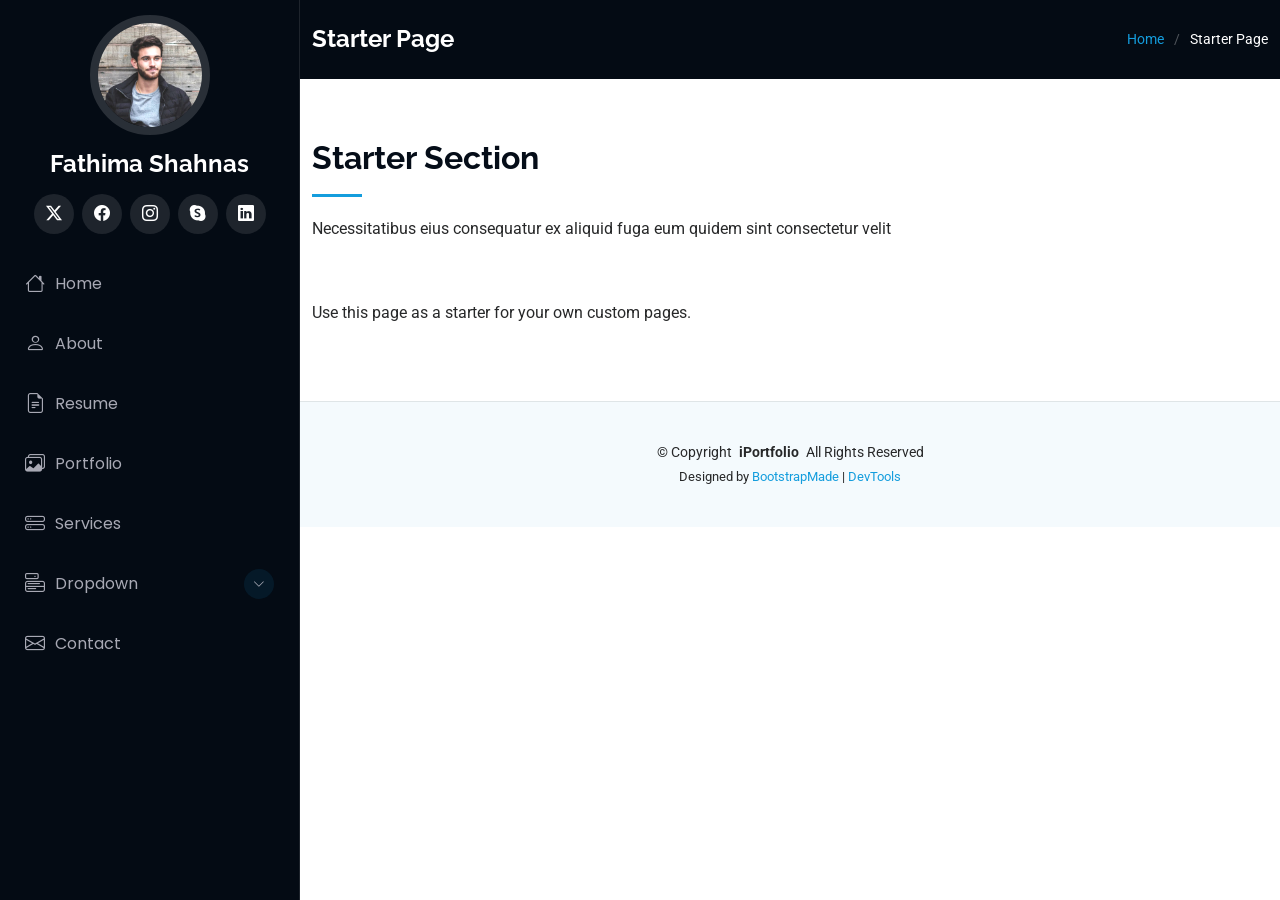
<file: starter-page.html>
<!DOCTYPE html>
<html lang="en">

<head>
  <meta charset="utf-8">
  <meta content="width=device-width, initial-scale=1.0" name="viewport">
  <title>Starter Page - iPortfolio Bootstrap Template</title>
  <meta content="" name="description">
  <meta content="" name="keywords">

  <!-- Favicons -->
  <link href="assets/img/favicon.png" rel="icon">
  <link href="assets/img/apple-touch-icon.png" rel="apple-touch-icon">

  <!-- Fonts -->
  <link href="https://fonts.googleapis.com" rel="preconnect">
  <link href="https://fonts.gstatic.com" rel="preconnect" crossorigin>
  <link href="https://fonts.googleapis.com/css2?family=Roboto:ital,wght@0,100;0,300;0,400;0,500;0,700;0,900;1,100;1,300;1,400;1,500;1,700;1,900&family=Poppins:ital,wght@0,100;0,200;0,300;0,400;0,500;0,600;0,700;0,800;0,900;1,100;1,200;1,300;1,400;1,500;1,600;1,700;1,800;1,900&family=Raleway:ital,wght@0,100;0,200;0,300;0,400;0,500;0,600;0,700;0,800;0,900;1,100;1,200;1,300;1,400;1,500;1,600;1,700;1,800;1,900&display=swap" rel="stylesheet">

  <!-- Vendor CSS Files -->
  <link href="assets/vendor/bootstrap/css/bootstrap.min.css" rel="stylesheet">
  <link href="assets/vendor/bootstrap-icons/bootstrap-icons.css" rel="stylesheet">
  <link href="assets/vendor/aos/aos.css" rel="stylesheet">
  <link href="assets/vendor/glightbox/css/glightbox.min.css" rel="stylesheet">
  <link href="assets/vendor/swiper/swiper-bundle.min.css" rel="stylesheet">

  <!-- Main CSS File -->
  <link href="assets/css/main.css" rel="stylesheet">

  <!-- =======================================================
  * Template Name: iPortfolio
  * Template URL: https://bootstrapmade.com/iportfolio-bootstrap-portfolio-websites-template/
  * Updated: Jun 29 2024 with Bootstrap v5.3.3
  * Author: BootstrapMade.com
  * License: https://bootstrapmade.com/license/
  ======================================================== -->
</head>

<body class="starter-page-page">

  <header id="header" class="header dark-background d-flex flex-column">
    <i class="header-toggle d-xl-none bi bi-list"></i>

    <div class="profile-img">
      <img src="assets/img/my-profile-img.jpg" alt="" class="img-fluid rounded-circle">
    </div>

    <a href="index.html" class="logo d-flex align-items-center justify-content-center">
      <!-- Uncomment the line below if you also wish to use an image logo -->
      <!-- <img src="assets/img/logo.png" alt=""> -->
      <h1 class="sitename">Fathima Shahnas</h1>
    </a>

    <div class="social-links text-center">
      <a href="#" class="twitter"><i class="bi bi-twitter-x"></i></a>
      <a href="#" class="facebook"><i class="bi bi-facebook"></i></a>
      <a href="#" class="instagram"><i class="bi bi-instagram"></i></a>
      <a href="#" class="google-plus"><i class="bi bi-skype"></i></a>
      <a href="#" class="linkedin"><i class="bi bi-linkedin"></i></a>
    </div>

    <nav id="navmenu" class="navmenu">
      <ul>
        <li><a href="#hero"><i class="bi bi-house navicon"></i>Home</a></li>
        <li><a href="#about"><i class="bi bi-person navicon"></i> About</a></li>
        <li><a href="#resume"><i class="bi bi-file-earmark-text navicon"></i> Resume</a></li>
        <li><a href="#portfolio"><i class="bi bi-images navicon"></i> Portfolio</a></li>
        <li><a href="#services"><i class="bi bi-hdd-stack navicon"></i> Services</a></li>
        <li class="dropdown"><a href="#"><i class="bi bi-menu-button navicon"></i> <span>Dropdown</span> <i class="bi bi-chevron-down toggle-dropdown"></i></a>
          <ul>
            <li><a href="#">Dropdown 1</a></li>
            <li class="dropdown"><a href="#"><span>Deep Dropdown</span> <i class="bi bi-chevron-down toggle-dropdown"></i></a>
              <ul>
                <li><a href="#">Deep Dropdown 1</a></li>
                <li><a href="#">Deep Dropdown 2</a></li>
                <li><a href="#">Deep Dropdown 3</a></li>
                <li><a href="#">Deep Dropdown 4</a></li>
                <li><a href="#">Deep Dropdown 5</a></li>
              </ul>
            </li>
            <li><a href="#">Dropdown 2</a></li>
            <li><a href="#">Dropdown 3</a></li>
            <li><a href="#">Dropdown 4</a></li>
          </ul>
        </li>
        <li><a href="#contact"><i class="bi bi-envelope navicon"></i> Contact</a></li>
      </ul>
    </nav>

  </header>

  <main class="main">

    <!-- Page Title -->
    <div class="page-title dark-background">
      <div class="container d-lg-flex justify-content-between align-items-center">
        <h1 class="mb-2 mb-lg-0">Starter Page</h1>
        <nav class="breadcrumbs">
          <ol>
            <li><a href="index.html">Home</a></li>
            <li class="current">Starter Page</li>
          </ol>
        </nav>
      </div>
    </div><!-- End Page Title -->

    <!-- Starter Section Section -->
    <section id="starter-section" class="starter-section section">

      <!-- Section Title -->
      <div class="container section-title" data-aos="fade-up">
        <h2>Starter Section</h2>
        <p>Necessitatibus eius consequatur ex aliquid fuga eum quidem sint consectetur velit</p>
      </div><!-- End Section Title -->

      <div class="container" data-aos="fade-up">
        <p>Use this page as a starter for your own custom pages.</p>
      </div>

    </section><!-- /Starter Section Section -->

  </main>

  <footer id="footer" class="footer position-relative light-background">

    <div class="container">
      <div class="copyright text-center ">
        <p>© <span>Copyright</span> <strong class="px-1 sitename">iPortfolio</strong> <span>All Rights Reserved</span></p>
      </div>
      <div class="credits">
        <!-- All the links in the footer should remain intact. -->
        <!-- You can delete the links only if you've purchased the pro version. -->
        <!-- Licensing information: https://bootstrapmade.com/license/ -->
        <!-- Purchase the pro version with working PHP/AJAX contact form: [buy-url] -->
        Designed by <a href="https://bootstrapmade.com/">BootstrapMade</a> | <a href="https://bootstrapmade.com/tools/">DevTools</a>
      </div>
    </div>

  </footer>

  <!-- Scroll Top -->
  <a href="#" id="scroll-top" class="scroll-top d-flex align-items-center justify-content-center"><i class="bi bi-arrow-up-short"></i></a>

  <!-- Preloader -->
  <div id="preloader"></div>

  <!-- Vendor JS Files -->
  <script src="assets/vendor/bootstrap/js/bootstrap.bundle.min.js"></script>
  <script src="assets/vendor/php-email-form/validate.js"></script>
  <script src="assets/vendor/aos/aos.js"></script>
  <script src="assets/vendor/typed.js/typed.umd.js"></script>
  <script src="assets/vendor/purecounter/purecounter_vanilla.js"></script>
  <script src="assets/vendor/waypoints/noframework.waypoints.js"></script>
  <script src="assets/vendor/glightbox/js/glightbox.min.js"></script>
  <script src="assets/vendor/imagesloaded/imagesloaded.pkgd.min.js"></script>
  <script src="assets/vendor/isotope-layout/isotope.pkgd.min.js"></script>
  <script src="assets/vendor/swiper/swiper-bundle.min.js"></script>

  <!-- Main JS File -->
  <script src="assets/js/main.js"></script>

</body>

</html>
</file>
<file: assets/css/main.css>
/**
* Template Name: iPortfolio
* Template URL: https://bootstrapmade.com/iportfolio-bootstrap-portfolio-websites-template/
* Updated: Jun 29 2024 with Bootstrap v5.3.3
* Author: BootstrapMade.com
* License: https://bootstrapmade.com/license/
*/

/*--------------------------------------------------------------
# Font & Color Variables
# Help: https://bootstrapmade.com/color-system/
--------------------------------------------------------------*/
/* Fonts */
:root {
  --default-font: "Roboto",  system-ui, -apple-system, "Segoe UI", Roboto, "Helvetica Neue", Arial, "Noto Sans", "Liberation Sans", sans-serif, "Apple Color Emoji", "Segoe UI Emoji", "Segoe UI Symbol", "Noto Color Emoji";
  --heading-font: "Raleway",  sans-serif;
  --nav-font: "Poppins",  sans-serif;
}

/* Global Colors - The following color variables are used throughout the website. Updating them here will change the color scheme of the entire website */
:root { 
  --background-color: #ffffff; /* Background color for the entire website, including individual sections */
  --default-color: #272829; /* Default color used for the majority of the text content across the entire website */
  --heading-color: #050d18; /* Color for headings, subheadings and title throughout the website */
  --accent-color: #149ddd; /* Accent color that represents your brand on the website. It's used for buttons, links, and other elements that need to stand out */
  --surface-color: #ffffff; /* The surface color is used as a background of boxed elements within sections, such as cards, icon boxes, or other elements that require a visual separation from the global background. */
  --contrast-color: #ffffff; /* Contrast color for text, ensuring readability against backgrounds of accent, heading, or default colors. */
}

/* Nav Menu Colors - The following color variables are used specifically for the navigation menu. They are separate from the global colors to allow for more customization options */
:root {
  --nav-color: #a8a9b4;  /* The default color of the main navmenu links */
  --nav-hover-color: #ffffff; /* Applied to main navmenu links when they are hovered over or active */
  --nav-mobile-background-color: #040b14; /* Used as the background color for mobile navigation menu */
  --nav-dropdown-background-color: #040b14; /* Used as the background color for dropdown items that appear when hovering over primary navigation items */
  --nav-dropdown-color: #a8a9b4; /* Used for navigation links of the dropdown items in the navigation menu. */
  --nav-dropdown-hover-color: #ffffff; /* Similar to --nav-hover-color, this color is applied to dropdown navigation links when they are hovered over. */
}

/* Color Presets - These classes override global colors when applied to any section or element, providing reuse of the sam color scheme. */

.light-background {
  --background-color: #f4fafd;
  --surface-color: #ffffff;
}

.dark-background {
  --background-color: #040b14;
  --default-color: #ffffff;
  --heading-color: #ffffff;
  --surface-color: #151f2b;
  --contrast-color: #ffffff;
}

/* Smooth scroll */
:root {
  scroll-behavior: smooth;
}

/*--------------------------------------------------------------
# General Styling & Shared Classes
--------------------------------------------------------------*/
body {
  color: var(--default-color);
  background-color: var(--background-color);
  font-family: var(--default-font);
}

a {
  color: var(--accent-color);
  text-decoration: none;
  transition: 0.3s;
}

a:hover {
  color: color-mix(in srgb, var(--accent-color), transparent 25%);
  text-decoration: none;
}

h1,
h2,
h3,
h4,
h5,
h6 {
  color: var(--heading-color);
  font-family: var(--heading-font);
}

/* PHP Email Form Messages
------------------------------*/
.web3forms-form .error-message {
  display: none;
  background: #df1529;
  color: #ffffff;
  text-align: left;
  padding: 15px;
  margin-bottom: 24px;
  font-weight: 600;
}

.web3forms-form .sent-message {
  display: none;
  color: #ffffff;
  background: #059652;
  text-align: center;
  padding: 15px;
  margin-bottom: 24px;
  font-weight: 600;
}

.web3forms-form .loading {
  display: none;
  background: var(--surface-color);
  text-align: center;
  padding: 15px;
  margin-bottom: 24px;
}

.web3forms-form .loading:before {
  content: "";
  display: inline-block;
  border-radius: 50%;
  width: 24px;
  height: 24px;
  margin: 0 10px -6px 0;
  border: 3px solid var(--accent-color);
  border-top-color: var(--surface-color);
  animation: php-email-form-loading 1s linear infinite;
}

@keyframes php-email-form-loading {
  0% {
    transform: rotate(0deg);
  }

  100% {
    transform: rotate(360deg);
  }
}

/*--------------------------------------------------------------
# Global Header
--------------------------------------------------------------*/
.header {
  color: var(--default-color);
  background-color: var(--background-color);
  position: fixed;
  top: 0;
  left: 0;
  bottom: 0;
  padding: 0 15px;
  width: 300px;
  transition: all ease-in-out 0.3s;
  overflow-y: auto;
  z-index: 997;
  border-right: 1px solid color-mix(in srgb, var(--default-color), transparent 90%);
}

.header .profile-img img {
  margin: 15px auto;
  display: block;
  width: 120px;
  border: 8px solid color-mix(in srgb, var(--default-color), transparent 85%);
}

.header .logo {
  line-height: 1;
  margin-bottom: 15px;
}

.header .logo img {
  max-height: 32px;
  margin-right: 8px;
}

.header .logo h1 {
  font-size: 24px;
  margin: 0;
  font-weight: 700;
  color: var(--heading-color);
}

.header .social-links {
  margin: 0 0 20px 0;
}

.header .social-links a {
  font-size: 16px;
  display: inline-flex;
  align-items: center;
  justify-content: center;
  background: color-mix(in srgb, var(--default-color), transparent 90%);
  color: var(--default-color);
  margin: 0 2px;
  border-radius: 50%;
  text-align: center;
  width: 40px;
  height: 40px;
  transition: 0.3s;
}

.header .social-links a:hover {
  color: var(--contrast-color);
  background: var(--accent-color);
}

@media (min-width: 1200px) {

  .header~main,
  .header~#footer {
    margin-left: 300px;
  }
}

@media (max-width: 1199px) {
  .header {
    left: -100%;
  }
}

.header.header-show {
  left: 0;
}

.header .header-toggle {
  color: var(--contrast-color);
  background-color: var(--accent-color);
  font-size: 22px;
  display: flex;
  align-items: center;
  justify-content: center;
  width: 40px;
  height: 40px;
  border-radius: 50%;
  cursor: pointer;
  position: fixed;
  top: 15px;
  right: 15px;
  z-index: 9999;
  transition: background-color 0.3s;
}

.header .header-toggle:hover {
  color: var(--contrast-color);
  background-color: color-mix(in srgb, var(--accent-color) 90%, white 15%);
}

/*--------------------------------------------------------------
# Navigation Menu
--------------------------------------------------------------*/
.mobile-nav-toggle {
  display: none;
}

.navmenu {
  padding: 0;
  z-index: 9997;
}

.navmenu ul {
  list-style: none;
  padding: 0 0 20px 0;
  margin: 0;
}

.navmenu a,
.navmenu a:focus {
  color: var(--nav-color);
  padding: 15px 10px;
  font-family: var(--nav-font);
  font-size: 16px;
  font-weight: 400;
  display: flex;
  align-items: center;
  white-space: nowrap;
  transition: 0.3s;
  width: 100%;
}

.navmenu a .navicon,
.navmenu a:focus .navicon {
  font-size: 20px;
  margin-right: 10px;
}

.navmenu a .toggle-dropdown,
.navmenu a:focus .toggle-dropdown {
  font-size: 12px;
  line-height: 0;
  margin-left: auto;
  width: 30px;
  height: 30px;
  display: flex;
  align-items: center;
  justify-content: center;
  border-radius: 50%;
  transition: 0.3s;
  flex-shrink: 0;
  background-color: color-mix(in srgb, var(--accent-color), transparent 90%);
}

.navmenu a .toggle-dropdown:hover,
.navmenu a:focus .toggle-dropdown:hover {
  background-color: var(--accent-color);
  color: var(--contrast-color);
}

.navmenu a:hover,
.navmenu .active,
.navmenu .active:focus {
  color: var(--nav-hover-color);
}

.navmenu a:hover .navicon,
.navmenu .active .navicon,
.navmenu .active:focus .navicon {
  color: var(--accent-color);
}

.navmenu .active .toggle-dropdown,
.navmenu .active:focus .toggle-dropdown {
  background-color: var(--accent-color);
  color: var(--contrast-color);
  transform: rotate(180deg);
}

.navmenu .dropdown {
  display: block;
}

.navmenu .dropdown a,
.navmenu .dropdown a:focus {
  color: --nav-dropdown-color;
}

.navmenu .dropdown a:hover,
.navmenu .dropdown .active,
.navmenu .dropdown .active:focus {
  color: var(--nav-dropdown-hover-color);
}

.navmenu .dropdown ul {
  position: static;
  display: none;
  z-index: 99;
  padding: 5px 10px;
  margin: 5px 10px;
  background-color: var(--nav-dropdown-background-color);
  border: 1px solid color-mix(in srgb, var(--default-color), transparent 90%);
  box-shadow: none;
  transition: all 0.5s ease-in-out;
}

.navmenu .dropdown ul ul {
  background-color: rgba(33, 37, 41, 0.1);
}

.navmenu .dropdown>.dropdown-active {
  display: block;
  background-color: rgba(33, 37, 41, 0.03);
}

/*--------------------------------------------------------------
# Global Footer
--------------------------------------------------------------*/
.footer {
  color: var(--default-color);
  background-color: var(--background-color);
  font-size: 14px;
  padding: 40px 0;
  position: relative;
  border-top: 1px solid color-mix(in srgb, var(--default-color), transparent 90%);
}

.footer .copyright p {
  margin-bottom: 0;
}

.footer .credits {
  margin-top: 4px;
  font-size: 13px;
  text-align: center;
}

/*--------------------------------------------------------------
# Preloader
--------------------------------------------------------------*/
#preloader {
  position: fixed;
  inset: 0;
  z-index: 999999;
  overflow: hidden;
  background: var(--background-color);
  transition: all 0.6s ease-out;
}

#preloader:before {
  content: "";
  position: fixed;
  top: calc(50% - 30px);
  left: calc(50% - 30px);
  border: 6px solid #ffffff;
  border-color: var(--accent-color) transparent var(--accent-color) transparent;
  border-radius: 50%;
  width: 60px;
  height: 60px;
  animation: animate-preloader 1.5s linear infinite;
}

@keyframes animate-preloader {
  0% {
    transform: rotate(0deg);
  }

  100% {
    transform: rotate(360deg);
  }
}

/*--------------------------------------------------------------
# Scroll Top Button
--------------------------------------------------------------*/
.scroll-top {
  position: fixed;
  visibility: hidden;
  opacity: 0;
  right: 15px;
  bottom: -15px;
  z-index: 99999;
  background-color: var(--accent-color);
  width: 44px;
  height: 44px;
  border-radius: 50px;
  transition: all 0.4s;
}

.scroll-top i {
  font-size: 24px;
  color: var(--contrast-color);
  line-height: 0;
}

.scroll-top:hover {
  background-color: color-mix(in srgb, var(--accent-color), transparent 20%);
  color: var(--contrast-color);
}

.scroll-top.active {
  visibility: visible;
  opacity: 1;
  bottom: 15px;
}

/*--------------------------------------------------------------
# Disable aos animation delay on mobile devices
--------------------------------------------------------------*/
@media screen and (max-width: 768px) {
  [data-aos-delay] {
    transition-delay: 0 !important;
  }
}

/*--------------------------------------------------------------
# Global Page Titles & Breadcrumbs
--------------------------------------------------------------*/
.page-title {
  color: var(--default-color);
  background-color: var(--background-color);
  padding: 25px 0;
  position: relative;
}

.page-title h1 {
  font-size: 24px;
  font-weight: 700;
}

.page-title .breadcrumbs ol {
  display: flex;
  flex-wrap: wrap;
  list-style: none;
  padding: 0;
  margin: 0;
  font-size: 14px;
  font-weight: 400;
}

.page-title .breadcrumbs ol li+li {
  padding-left: 10px;
}

.page-title .breadcrumbs ol li+li::before {
  content: "/";
  display: inline-block;
  padding-right: 10px;
  color: color-mix(in srgb, var(--default-color), transparent 70%);
}

/*--------------------------------------------------------------
# Global Sections
--------------------------------------------------------------*/
section,
.section {
  color: var(--default-color);
  background-color: var(--background-color);
  padding: 60px 0;
  overflow: clip;
}

/*--------------------------------------------------------------
# Global Section Titles
--------------------------------------------------------------*/
.section-title {
  padding-bottom: 60px;
  position: relative;
}

.section-title h2 {
  font-size: 32px;
  font-weight: 700;
  margin-bottom: 20px;
  padding-bottom: 20px;
  position: relative;
}

.section-title h2:after {
  content: "";
  position: absolute;
  display: block;
  width: 50px;
  height: 3px;
  background: var(--accent-color);
  left: 0;  
  bottom: 0;
}

.section-title p {
  margin-bottom: 0;
}

/*--------------------------------------------------------------
# Hero Section
--------------------------------------------------------------*/
.hero {
  width: 100%;
  min-height: 100vh;
  position: relative;
  padding: 80px 0;
  display: flex;
  align-items: center;
  justify-content: center;
}

.hero img {
  position: absolute;
  inset: 0;
  display: block;
  width: 100%;
  height: 100%;
  object-fit: cover;
  z-index: 1;
}

.hero:before {
  content: "";
  background: color-mix(in srgb, var(--background-color), transparent 70%);
  position: absolute;
  inset: 0;
  z-index: 2;
}

.hero .container {
  position: relative;
  z-index: 3;
}

.hero h2 {
  margin: 0;
  font-size: 64px;
  font-weight: 700;
}

.hero p {
  margin: 5px 0 0 0;
  font-size: 26px;
}

.hero p span {
  letter-spacing: 1px;
  border-bottom: 2px solid var(--accent-color);
}

.hero .social-links {
  margin-top: 25px;
}

.hero .social-links a {
  font-size: 24px;
  display: inline-block;
  color: color-mix(in srgb, var(--default-color), transparent 50%);
  line-height: 1;
  margin-right: 20px;
  transition: 0.3s;
}

.hero .social-links a:hover {
  color: var(--accent-color);
}

@media (max-width: 768px) {
  .hero h2 {
    font-size: 32px;
  }

  .hero p {
    font-size: 20px;
  }
}

/*--------------------------------------------------------------
# About Section
--------------------------------------------------------------*/
.about .content h2 {
  font-weight: 700;
  font-size: 24px;
}

.about .content ul {
  list-style: none;
  padding: 0;
}

.about .content ul li {
  margin-bottom: 20px;
  display: flex;
  align-items: center;
}

.about .content ul strong {
  margin-right: 10px;
}

.about .content ul i {
  font-size: 16px;
  margin-right: 5px;
  color: var(--accent-color);
  line-height: 0;
}

/*--------------------------------------------------------------
# Stats Section
--------------------------------------------------------------*/
.stats .stats-item {
  padding: 30px;
  width: 100%;
}

.stats .stats-item i {
  color: var(--accent-color);
  display: block;
  font-size: 44px;
  float: left;
  line-height: 0;
}

.stats .stats-item .purecounter {
  color: var(--heading-color);
  font-size: 48px;
  line-height: 40px;
  display: block;
  font-weight: 700;
  margin-left: 60px;
}

.stats .stats-item p {
  color: color-mix(in srgb, var(--default-color), transparent 40%);
  padding: 15px 0 0 0;
  margin: 0 0 0 60px;
  font-family: var(--heading-font);
  font-size: 14px;
}

/*--------------------------------------------------------------
# Skills Section
--------------------------------------------------------------*/
.skills .progress {
  height: 60px;
  display: block;
  background: none;
  border-radius: 0;
}

.skills .progress .skill {
  color: var(--heading-color);
  padding: 0;
  margin: 0 0 6px 0;
  text-transform: uppercase;
  display: block;
  font-weight: 600;
  font-family: var(--heading-font);
}

.skills .progress .skill .val {
  float: right;
  font-style: normal;
}

.skills .progress-bar-wrap {
  background: color-mix(in srgb, var(--default-color), transparent 90%);
  height: 10px;
}

.skills .progress-bar {
  width: 1px;
  height: 10px;
  transition: 0.9s;
  background-color: var(--accent-color);
}

/*--------------------------------------------------------------
# Resume Section
--------------------------------------------------------------*/
.resume .resume-title {
  color: var(--heading-color);
  font-size: 26px;
  font-weight: 700;
  margin-top: 20px;
  margin-bottom: 20px;
}

.resume .resume-item {
  padding: 0 0 20px 20px;
  margin-top: -2px;
  border-left: 2px solid var(--accent-color);
  position: relative;
}

.resume .resume-item h4 {
  line-height: 18px;
  font-size: 18px;
  font-weight: 600;
  text-transform: uppercase;
  color: color-mix(in srgb, var(--default-color), transparent 20%);
  margin-bottom: 10px;
}

.resume .resume-item h5 {
  font-size: 16px;
  padding: 5px 15px;
  display: inline-block;
  font-weight: 600;
  margin-bottom: 10px;
}

.resume .resume-item ul {
  padding-left: 20px;
}

.resume .resume-item ul li {
  padding-bottom: 10px;
}

.resume .resume-item:last-child {
  padding-bottom: 0;
}

.resume .resume-item::before {
  content: "";
  position: absolute;
  width: 16px;
  height: 16px;
  border-radius: 50px;
  left: -9px;
  top: 0;
  background: var(--background-color);
  border: 2px solid var(--accent-color);
}

/*--------------------------------------------------------------
# Portfolio Section
--------------------------------------------------------------*/
.portfolio .portfolio-filters {
  padding: 0;
  margin: 0 auto 20px auto;
  list-style: none;
  text-align: center;
}

.portfolio .portfolio-filters li {
  cursor: pointer;
  display: inline-block;
  padding: 0;
  font-size: 14px;
  font-weight: 400;
  margin: 0 10px;
  line-height: 1;
  text-transform: uppercase;
  margin-bottom: 10px;
  transition: all 0.3s ease-in-out;
}

.portfolio .portfolio-filters li:hover,
.portfolio .portfolio-filters li.filter-active {
  color: var(--accent-color);
}

.portfolio .portfolio-filters li:first-child {
  margin-left: 0;
}

.portfolio .portfolio-filters li:last-child {
  margin-right: 0;
}

@media (max-width: 575px) {
  .portfolio .portfolio-filters li {
    font-size: 14px;
    margin: 0 5px;
  }
}

.portfolio .portfolio-content {
  position: relative;
  overflow: hidden;
}

.portfolio .portfolio-content img {
  transition: 0.3s;
}

.portfolio .portfolio-content .portfolio-info {
  opacity: 0;
  position: absolute;
  inset: 0;
  z-index: 3;
  transition: all ease-in-out 0.3s;
  background: rgba(0, 0, 0, 0.6);
  padding: 15px;
}

.portfolio .portfolio-content .portfolio-info h4 {
  font-size: 14px;
  padding: 5px 10px;
  font-weight: 400;
  color: #ffffff;
  display: inline-block;
  background-color: var(--accent-color);
}

.portfolio .portfolio-content .portfolio-info p {
  position: absolute;
  bottom: 10px;
  text-align: center;
  display: inline-block;
  left: 0;
  right: 0;
  font-size: 16px;
  font-weight: 600;
  color: rgba(255, 255, 255, 0.8);
}

.portfolio .portfolio-content .portfolio-info .preview-link,
.portfolio .portfolio-content .portfolio-info .details-link {
  position: absolute;
  left: calc(50% - 40px);
  font-size: 26px;
  top: calc(50% - 14px);
  color: #fff;
  transition: 0.3s;
  line-height: 1.2;
}

.portfolio .portfolio-content .portfolio-info .preview-link:hover,
.portfolio .portfolio-content .portfolio-info .details-link:hover {
  color: var(--accent-color);
}

.portfolio .portfolio-content .portfolio-info .details-link {
  left: 50%;
  font-size: 34px;
  line-height: 0;
}

.portfolio .portfolio-content:hover .portfolio-info {
  opacity: 1;
}

.portfolio .portfolio-content:hover img {
  transform: scale(1.1);
}

/*--------------------------------------------------------------
# Services Section
--------------------------------------------------------------*/
.services .service-item {
  position: relative;
}

.services .service-item .icon {
  background: var(--accent-color);
  display: flex;
  align-items: center;
  justify-content: center;
  width: 54px;
  height: 54px;
  border-radius: 50%;
  transition: 0.5s;
  border: 1px solid var(--accent-color);
  margin-right: 20px;
}

.services .service-item .icon i {
  color: var(--contrast-color);
  font-size: 24px;
  line-height: 0;
}

.services .service-item:hover .icon {
  background: var(--surface-color);
}

.services .service-item:hover .icon i {
  color: var(--accent-color);
}

.services .service-item .title {
  font-weight: 700;
  margin-bottom: 15px;
  font-size: 18px;
}

.services .service-item .title a {
  color: var(--heading-color);
}

.services .service-item .title a:hover {
  color: var(--accent-color);
}

.services .service-item .description {
  line-height: 24px;
  font-size: 14px;
}

/*--------------------------------------------------------------
# Testimonials Section
--------------------------------------------------------------*/
.testimonials .testimonials-carousel,
.testimonials .testimonials-slider {
  overflow: hidden;
}

.testimonials .testimonial-item {
  box-sizing: content-box;
  text-align: center;
  min-height: 320px;
}

.testimonials .testimonial-item .testimonial-img {
  width: 90px;
  border-radius: 50%;
  margin: 0 auto;
}

.testimonials .testimonial-item h3 {
  font-size: 18px;
  font-weight: bold;
  margin: 10px 0 5px 0;
}

.testimonials .testimonial-item h4 {
  font-size: 14px;
  color: color-mix(in srgb, var(--default-color), transparent 20%);
  margin: 0;
}

.testimonials .testimonial-item .quote-icon-left,
.testimonials .testimonial-item .quote-icon-right {
  color: color-mix(in srgb, var(--accent-color), transparent 40%);
  font-size: 26px;
  line-height: 0;
}

.testimonials .testimonial-item .quote-icon-left {
  display: inline-block;
  left: -5px;
  position: relative;
}

.testimonials .testimonial-item .quote-icon-right {
  display: inline-block;
  right: -5px;
  position: relative;
  top: 10px;
  transform: scale(-1, -1);
}

.testimonials .testimonial-item p {
  font-style: italic;
  margin: 0 15px 15px 15px;
  padding: 20px;
  background-color: var(--surface-color);
  position: relative;
  margin-bottom: 35px;
  border-radius: 6px;
  box-shadow: 0px 2px 15px rgba(0, 0, 0, 0.1);
}

.testimonials .testimonial-item p::after {
  content: "";
  width: 0;
  height: 0;
  border-top: 20px solid var(--surface-color);
  border-right: 20px solid transparent;
  border-left: 20px solid transparent;
  position: absolute;
  bottom: -20px;
  left: calc(50% - 20px);
}

.testimonials .swiper-wrapper {
  height: auto;
}

.testimonials .swiper-pagination {
  margin-top: 40px;
  position: relative;
}

.testimonials .swiper-pagination .swiper-pagination-bullet {
  width: 12px;
  height: 12px;
  background-color: var(--background-color);
  opacity: 1;
  border: 1px solid var(--accent-color);
}

.testimonials .swiper-pagination .swiper-pagination-bullet-active {
  background-color: var(--accent-color);
}

/*--------------------------------------------------------------
# Contact Section
--------------------------------------------------------------*/
.contact .info-wrap {
  background-color: var(--surface-color);
  box-shadow: 0px 0px 20px rgba(0, 0, 0, 0.1);
  padding: 30px;
}

@media (max-width: 575px) {
  .contact .info-wrap {
    padding: 20px;
  }
}

.contact .info-item {
  margin-bottom: 40px;
}

.contact .info-item i {
  font-size: 20px;
  color: var(--accent-color);
  background: color-mix(in srgb, var(--accent-color), transparent 92%);
  width: 44px;
  height: 44px;
  display: flex;
  justify-content: center;
  align-items: center;
  border-radius: 50px;
  transition: all 0.3s ease-in-out;
  margin-right: 15px;
}

.contact .info-item h3 {
  padding: 0;
  font-size: 18px;
  font-weight: 700;
  margin-bottom: 5px;
}

.contact .info-item p {
  padding: 0;
  margin-bottom: 0;
  font-size: 14px;
}

.contact .info-item:hover i {
  background: var(--accent-color);
  color: var(--contrast-color);
}

.contact .web3forms-form {
  background-color: var(--surface-color);
  height: 100%;
  padding: 30px;
  box-shadow: 0px 0px 20px rgba(0, 0, 0, 0.1);
}

@media (max-width: 575px) {
  .contact .web3forms-form {
    padding: 20px;
  }
}

.contact .web3forms-form input[type=text],
.contact .web3forms-form input[type=email],
.contact .web3forms-form textarea {
  font-size: 14px;
  padding: 10px 15px;
  box-shadow: none;
  border-radius: 0;
  color: var(--default-color);
  background-color: var(--surface-color);
  border-color: color-mix(in srgb, var(--default-color), transparent 80%);
}

.contact .web3forms-form input[type=text]:focus,
.contact .web3forms-form input[type=email]:focus,
.contact .web3forms-form textarea:focus {
  border-color: var(--accent-color);
}

.contact .web3forms-form input[type=text]::placeholder,
.contact .web3forms-form input[type=email]::placeholder,
.contact .web3forms-form textarea::placeholder {
  color: color-mix(in srgb, var(--default-color), transparent 70%);
}

.contact .web3forms-form button[type=submit] {
  color: var(--contrast-color);
  background: var(--accent-color);
  border: 0;
  padding: 10px 30px;
  transition: 0.4s;
  border-radius: 50px;
}

.contact .web3forms-form button[type=submit]:hover {
  background: color-mix(in srgb, var(--accent-color), transparent 25%);
}

/*--------------------------------------------------------------
# Portfolio Details Section
--------------------------------------------------------------*/
.portfolio-details .portfolio-details-slider img {
  width: 100%;
}

.portfolio-details .portfolio-details-slider .swiper-pagination {
  margin-top: 20px;
  position: relative;
}

.portfolio-details .portfolio-details-slider .swiper-pagination .swiper-pagination-bullet {
  width: 12px;
  height: 12px;
  background-color: color-mix(in srgb, var(--default-color), transparent 85%);
  opacity: 1;
}

.portfolio-details .portfolio-details-slider .swiper-pagination .swiper-pagination-bullet-active {
  background-color: var(--accent-color);
}

.portfolio-details .portfolio-info {
  padding: 30px;
  box-shadow: 0px 0 30px rgba(0, 0, 0, 0.1);
}

.portfolio-details .portfolio-info h3 {
  font-size: 22px;
  font-weight: 700;
  margin-bottom: 20px;
  padding-bottom: 20px;
  border-bottom: 1px solid color-mix(in srgb, var(--default-color), transparent 85%);
}

.portfolio-details .portfolio-info ul {
  list-style: none;
  padding: 0;
  font-size: 15px;
}

.portfolio-details .portfolio-info ul li+li {
  margin-top: 10px;
}

.portfolio-details .portfolio-description {
  padding-top: 30px;
}

.portfolio-details .portfolio-description h2 {
  font-size: 26px;
  font-weight: 700;
  margin-bottom: 20px;
}

.portfolio-details .portfolio-description p {
  padding: 0;
  color: color-mix(in srgb, var(--default-color), transparent 30%);
}

/*--------------------------------------------------------------
# Service Details Section
--------------------------------------------------------------*/
.service-details .services-list {
  padding: 10px 30px;
  border: 1px solid color-mix(in srgb, var(--default-color), transparent 90%);
  margin-bottom: 20px;
}

.service-details .services-list a {
  display: block;
  line-height: 1;
  padding: 8px 0 8px 15px;
  border-left: 3px solid color-mix(in srgb, var(--default-color), transparent 70%);
  margin: 20px 0;
  color: color-mix(in srgb, var(--default-color), transparent 20%);
  transition: 0.3s;
}

.service-details .services-list a.active {
  color: var(--heading-color);
  font-weight: 700;
  border-color: var(--accent-color);
}

.service-details .services-list a:hover {
  border-color: var(--accent-color);
}

.service-details .services-img {
  margin-bottom: 20px;
}

.service-details h3 {
  font-size: 26px;
  font-weight: 700;
}

.service-details h4 {
  font-size: 20px;
  font-weight: 700;
}

.service-details p {
  font-size: 15px;
}

.service-details ul {
  list-style: none;
  padding: 0;
  font-size: 15px;
}

.service-details ul li {
  padding: 5px 0;
  display: flex;
  align-items: center;
}

.service-details ul i {
  font-size: 20px;
  margin-right: 8px;
  color: var(--accent-color);
}

/*--------------------------------------------------------------
# Starter Section Section
--------------------------------------------------------------*/
.starter-section {
  /* Add your styles here */
}
</file>
